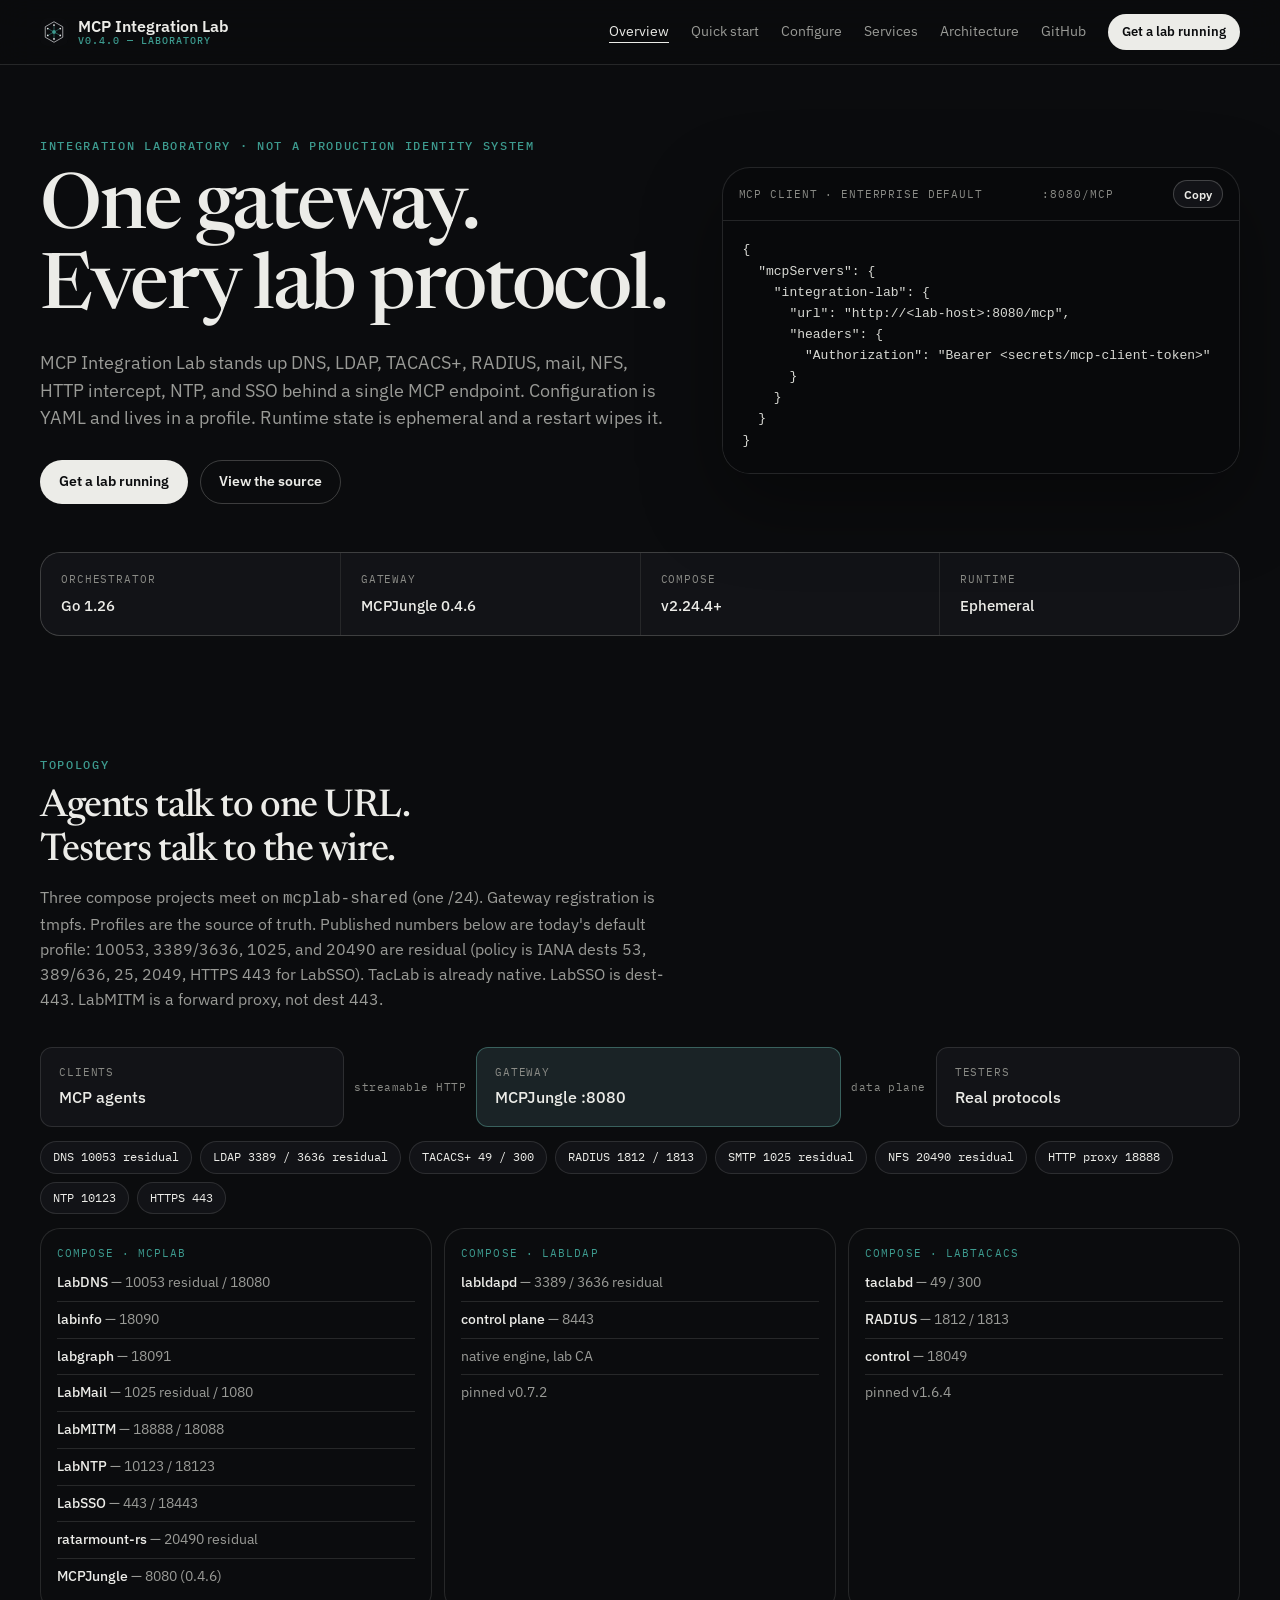
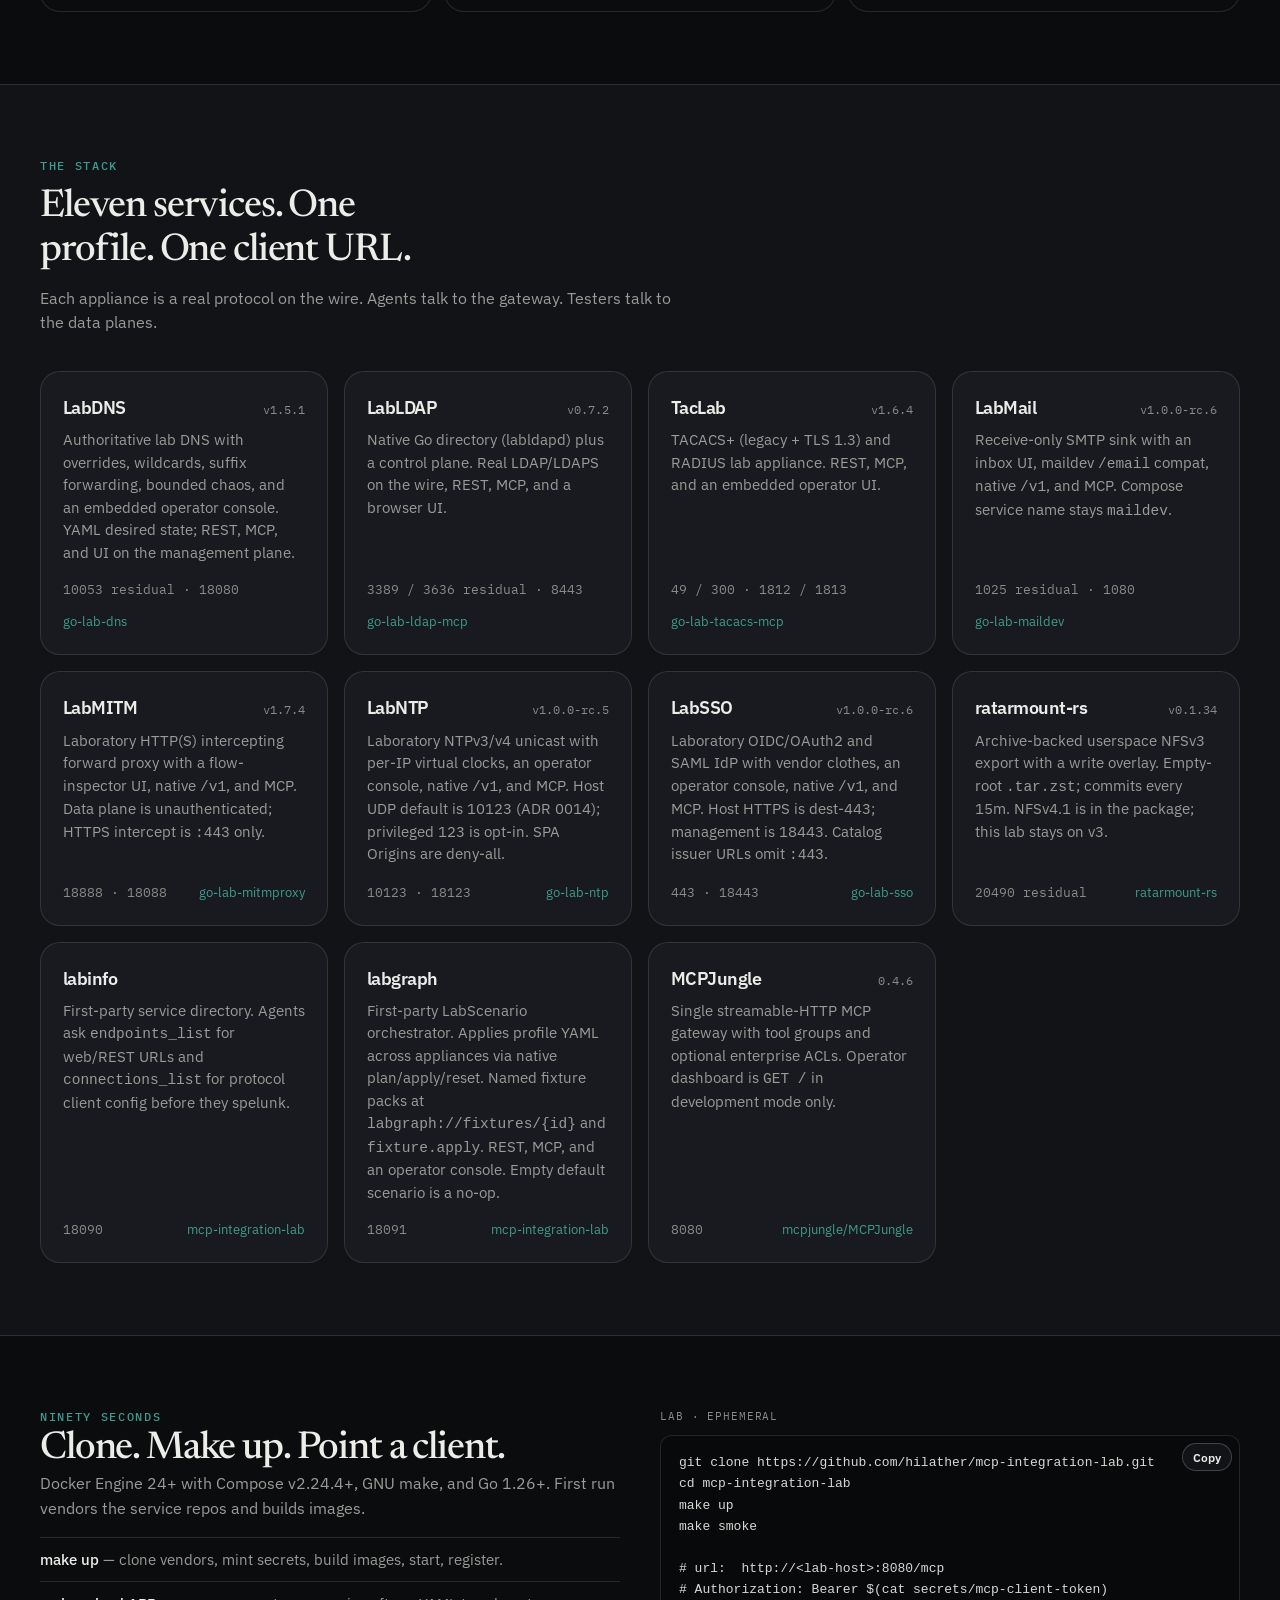
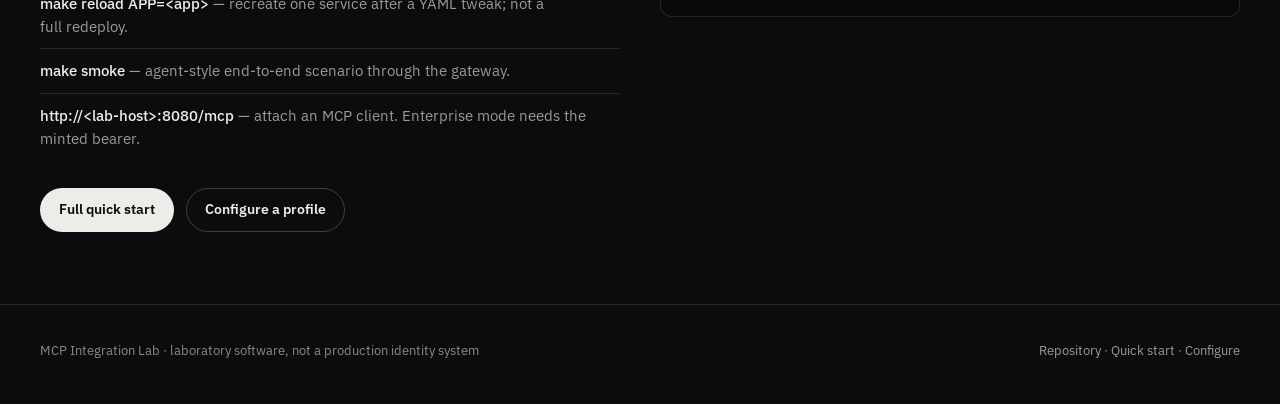
<file: docs/index.html>
<!DOCTYPE html>
<html lang="en">
<head>
  <meta charset="utf-8" />
  <meta name="viewport" content="width=device-width, initial-scale=1" />
  <title>MCP Integration Lab — one gateway, every lab protocol</title>
  <meta name="description" content="DNS, LDAP, TACACS+, RADIUS, mail, NFS, HTTP intercept, NTP, and SSO behind a single MCP gateway. YAML-configured, ephemeral, ready for integration tests." />
  <meta name="theme-color" content="#0b0c0e" />
  <meta property="og:title" content="MCP Integration Lab" />
  <meta property="og:description" content="One gateway. Every lab protocol. YAML-configured, ephemeral, ready for integration tests." />
  <meta property="og:image" content="assets/og.jpg" />
  <meta name="twitter:card" content="summary_large_image" />
  <link rel="icon" type="image/svg+xml" href="assets/mark.svg" />
  <link rel="stylesheet" href="site.css" />
</head>
<body>
  <a class="skip" href="#main">Skip to content</a>
  <header class="nav">
    <div class="wrap nav-inner">
      <a class="brand" href="./">
        <img src="assets/mark.svg" alt="" />
        <span class="brand-text">
          <span class="brand-name">MCP Integration Lab</span>
          <span class="brand-meta">v0.4.0 — laboratory</span>
        </span>
      </a>
      <button class="menu-btn" type="button" aria-expanded="false" aria-controls="site-nav" data-menu>Menu</button>
      <nav id="site-nav" class="nav-links" data-links>
        <a href="./" aria-current="page">Overview</a>
        <a href="start.html">Quick start</a>
        <a href="configure.html">Configure</a>
        <a href="services.html">Services</a>
        <a href="architecture.html">Architecture</a>
        <a href="https://github.com/hilather/mcp-integration-lab">GitHub</a>
        <a class="nav-cta" href="start.html">Get a lab running</a>
      </nav>
    </div>
  </header>

  <main id="main" tabindex="-1">
    <section class="hero">
      <div class="wrap hero-grid">
        <div>
          <div class="eyebrow">Integration laboratory · not a production identity system</div>
          <h1>One gateway.<br />Every lab protocol.</h1>
          <p class="lead">
            MCP Integration Lab stands up DNS, LDAP, TACACS+, RADIUS, mail, NFS,
            HTTP intercept, NTP, and SSO behind a single MCP endpoint. Configuration is YAML and lives
            in a profile. Runtime state is ephemeral and a restart wipes it.
          </p>
          <div class="hero-actions">
            <a class="btn btn-primary" href="start.html">Get a lab running</a>
            <a class="btn btn-ghost" href="https://github.com/hilather/mcp-integration-lab">View the source</a>
          </div>
        </div>
        <div class="hero-code">
          <div class="hero-code-bar">
            <span>MCP client · enterprise default</span>
            <span>:8080/mcp</span>
            <button type="button" class="copy-btn" data-copy>Copy</button>
          </div>
          <pre><code>{
  "mcpServers": {
    "integration-lab": {
      "url": "http://&lt;lab-host&gt;:8080/mcp",
      "headers": {
        "Authorization": "Bearer &lt;secrets/mcp-client-token&gt;"
      }
    }
  }
}</code></pre>
        </div>
      </div>
      <div class="wrap">
        <div class="meta-row">
          <div><span>Orchestrator</span><strong>Go 1.26</strong></div>
          <div><span>Gateway</span><strong>MCPJungle 0.4.6</strong></div>
          <div><span>Compose</span><strong>v2.24.4+</strong></div>
          <div><span>Runtime</span><strong>Ephemeral</strong></div>
        </div>
      </div>
    </section>

    <section>
      <div class="wrap">
        <div class="sec-head">
          <div class="eyebrow">Topology</div>
          <h2>Agents talk to one URL. Testers talk to the wire.</h2>
          <p>Three compose projects meet on <code>mcplab-shared</code> (one /24). Gateway registration is tmpfs. Profiles are the source of truth. Published numbers below are today's default profile: 10053, 3389/3636, 1025, and 20490 are residual (policy is IANA dests 53, 389/636, 25, 2049, HTTPS 443 for LabSSO). TacLab is already native. LabSSO is dest-443. LabMITM is a forward proxy, not dest 443.</p>
        </div>
        <div class="topo">
          <div class="topo-flow">
            <div class="topo-node"><span>Clients</span><strong>MCP agents</strong></div>
            <div class="topo-edge">streamable HTTP</div>
            <div class="topo-node hub"><span>Gateway</span><strong>MCPJungle :8080</strong></div>
            <div class="topo-edge">data plane</div>
            <div class="topo-node"><span>Testers</span><strong>Real protocols</strong></div>
          </div>
          <div class="proto-badges" aria-label="Published data-plane ports">
            <span>DNS 10053 residual</span>
            <span>LDAP 3389 / 3636 residual</span>
            <span>TACACS+ 49 / 300</span>
            <span>RADIUS 1812 / 1813</span>
            <span>SMTP 1025 residual</span>
            <span>NFS 20490 residual</span>
            <span>HTTP proxy 18888</span>
            <span>NTP 10123</span>
            <span>HTTPS 443</span>
          </div>
          <div class="topo-projects">
            <div class="topo-project">
              <header>compose · mcplab</header>
              <ul>
                <li><strong>LabDNS</strong> — 10053 residual / 18080</li>
                <li><strong>labinfo</strong> — 18090</li>
                <li><strong>labgraph</strong> — 18091</li>
                <li><strong>LabMail</strong> — 1025 residual / 1080</li>
                <li><strong>LabMITM</strong> — 18888 / 18088</li>
                <li><strong>LabNTP</strong> — 10123 / 18123</li>
                <li><strong>LabSSO</strong> — 443 / 18443</li>
                <li><strong>ratarmount-rs</strong> — 20490 residual</li>
                <li><strong>MCPJungle</strong> — 8080 (0.4.6)</li>
              </ul>
            </div>
            <div class="topo-project">
              <header>compose · labldap</header>
              <ul>
                <li><strong>labldapd</strong> — 3389 / 3636 residual</li>
                <li><strong>control plane</strong> — 8443</li>
                <li>native engine, lab CA</li>
                <li>pinned v0.7.2</li>
              </ul>
            </div>
            <div class="topo-project">
              <header>compose · labtacacs</header>
              <ul>
                <li><strong>taclabd</strong> — 49 / 300</li>
                <li><strong>RADIUS</strong> — 1812 / 1813</li>
                <li><strong>control</strong> — 18049</li>
                <li>pinned v1.6.4</li>
              </ul>
            </div>
          </div>
        </div>
      </div>
    </section>

    <section class="alt">
      <div class="wrap">
        <div class="sec-head">
          <div class="eyebrow">The stack</div>
          <h2>Eleven services. One profile. One client URL.</h2>
          <p>Each appliance is a real protocol on the wire. Agents talk to the gateway. Testers talk to the data planes.</p>
        </div>
        <div class="cards">
          <article class="card">
            <header>
              <h3>LabDNS</h3>
              <span class="ver">v1.5.1</span>
            </header>
            <p>Authoritative lab DNS with overrides, wildcards, suffix forwarding, bounded chaos, and an embedded operator console. YAML desired state; REST, MCP, and UI on the management plane.</p>
            <div class="meta"><span>10053 residual · 18080</span><a href="https://github.com/hilather/go-lab-dns">go-lab-dns</a></div>
          </article>
          <article class="card">
            <header>
              <h3>LabLDAP</h3>
              <span class="ver">v0.7.2</span>
            </header>
            <p>Native Go directory (labldapd) plus a control plane. Real LDAP/LDAPS on the wire, REST, MCP, and a browser UI.</p>
            <div class="meta"><span>3389 / 3636 residual · 8443</span><a href="https://github.com/hilather/go-lab-ldap-mcp">go-lab-ldap-mcp</a></div>
          </article>
          <article class="card">
            <header>
              <h3>TacLab</h3>
              <span class="ver">v1.6.4</span>
            </header>
            <p>TACACS+ (legacy + TLS 1.3) and RADIUS lab appliance. REST, MCP, and an embedded operator UI.</p>
            <div class="meta"><span>49 / 300 · 1812 / 1813</span><a href="https://github.com/hilather/go-lab-tacacs-mcp">go-lab-tacacs-mcp</a></div>
          </article>
          <article class="card">
            <header>
              <h3>LabMail</h3>
              <span class="ver">v1.0.0-rc.6</span>
            </header>
            <p>Receive-only SMTP sink with an inbox UI, maildev <code>/email</code> compat, native <code>/v1</code>, and MCP. Compose service name stays <code>maildev</code>.</p>
            <div class="meta"><span>1025 residual · 1080</span><a href="https://github.com/hilather/go-lab-maildev">go-lab-maildev</a></div>
          </article>
          <article class="card">
            <header>
              <h3>LabMITM</h3>
              <span class="ver">v1.7.4</span>
            </header>
            <p>Laboratory HTTP(S) intercepting forward proxy with a flow-inspector UI, native <code>/v1</code>, and MCP. Data plane is unauthenticated; HTTPS intercept is <code>:443</code> only.</p>
            <div class="meta"><span>18888 · 18088</span><a href="https://github.com/hilather/go-lab-mitmproxy">go-lab-mitmproxy</a></div>
          </article>
          <article class="card">
            <header>
              <h3>LabNTP</h3>
              <span class="ver">v1.0.0-rc.5</span>
            </header>
            <p>Laboratory NTPv3/v4 unicast with per-IP virtual clocks, an operator console, native <code>/v1</code>, and MCP. Host UDP default is 10123 (ADR 0014); privileged 123 is opt-in. SPA Origins are deny-all.</p>
            <div class="meta"><span>10123 · 18123</span><a href="https://github.com/hilather/go-lab-ntp">go-lab-ntp</a></div>
          </article>
          <article class="card">
            <header>
              <h3>LabSSO</h3>
              <span class="ver">v1.0.0-rc.6</span>
            </header>
            <p>Laboratory OIDC/OAuth2 and SAML IdP with vendor clothes, an operator console, native <code>/v1</code>, and MCP. Host HTTPS is dest-443; management is 18443. Catalog issuer URLs omit <code>:443</code>.</p>
            <div class="meta"><span>443 · 18443</span><a href="https://github.com/hilather/go-lab-sso">go-lab-sso</a></div>
          </article>
          <article class="card">
            <header>
              <h3>ratarmount-rs</h3>
              <span class="ver">v0.1.34</span>
            </header>
            <p>Archive-backed userspace NFSv3 export with a write overlay. Empty-root <code>.tar.zst</code>; commits every 15m. NFSv4.1 is in the package; this lab stays on v3.</p>
            <div class="meta"><span>20490 residual</span><a href="https://github.com/hilather/ratarmount-rs">ratarmount-rs</a></div>
          </article>
          <article class="card">
            <header>
              <h3>labinfo</h3>
            </header>
            <p>First-party service directory. Agents ask <code>endpoints_list</code> for web/REST URLs and <code>connections_list</code> for protocol client config before they spelunk.</p>
            <div class="meta"><span>18090</span><a href="https://github.com/hilather/mcp-integration-lab">mcp-integration-lab</a></div>
          </article>
          <article class="card">
            <header>
              <h3>labgraph</h3>
            </header>
            <p>First-party LabScenario orchestrator. Applies profile YAML across appliances via native plan/apply/reset. Named fixture packs at <code>labgraph://fixtures/{id}</code> and <code>fixture.apply</code>. REST, MCP, and an operator console. Empty default scenario is a no-op.</p>
            <div class="meta"><span>18091</span><a href="https://github.com/hilather/mcp-integration-lab">mcp-integration-lab</a></div>
          </article>
          <article class="card">
            <header>
              <h3>MCPJungle</h3>
              <span class="ver">0.4.6</span>
            </header>
            <p>Single streamable-HTTP MCP gateway with tool groups and optional enterprise ACLs. Operator dashboard is <code>GET /</code> in development mode only.</p>
            <div class="meta"><span>8080</span><a href="https://github.com/mcpjungle/MCPJungle">mcpjungle/MCPJungle</a></div>
          </article>
        </div>
      </div>
    </section>

    <section>
      <div class="wrap split">
        <div>
          <div class="eyebrow">Ninety seconds</div>
          <h2>Clone. Make up. Point a client.</h2>
          <p>Docker Engine 24+ with Compose v2.24.4+, GNU make, and Go 1.26+. First run vendors the service repos and builds images.</p>
          <ol class="list">
            <li><strong>make up</strong> — clone vendors, mint secrets, build images, start, register.</li>
            <li><strong>make reload APP=&lt;app&gt;</strong> — recreate one service after a YAML tweak; not a full redeploy.</li>
            <li><strong>make smoke</strong> — agent-style end-to-end scenario through the gateway.</li>
            <li><strong>http://&lt;lab-host&gt;:8080/mcp</strong> — attach an MCP client. Enterprise mode needs the minted bearer.</li>
          </ol>
          <div class="hero-actions">
            <a class="btn btn-primary" href="start.html">Full quick start</a>
            <a class="btn btn-ghost" href="configure.html">Configure a profile</a>
          </div>
        </div>
        <div class="terminal">
          <pre><code>git clone https://github.com/hilather/mcp-integration-lab.git
cd mcp-integration-lab
make up
make smoke

# url:  http://&lt;lab-host&gt;:8080/mcp
# Authorization: Bearer $(cat secrets/mcp-client-token)</code></pre>
        </div>
      </div>
    </section>
  </main>

  <footer>
    <div class="wrap foot">
      <div>MCP Integration Lab · laboratory software, not a production identity system</div>
      <div>
        <a href="https://github.com/hilather/mcp-integration-lab">Repository</a>
        · <a href="start.html">Quick start</a>
        · <a href="configure.html">Configure</a>
      </div>
    </div>
  </footer>
  <script src="site.js" defer></script>
</body>
</html>
</file>
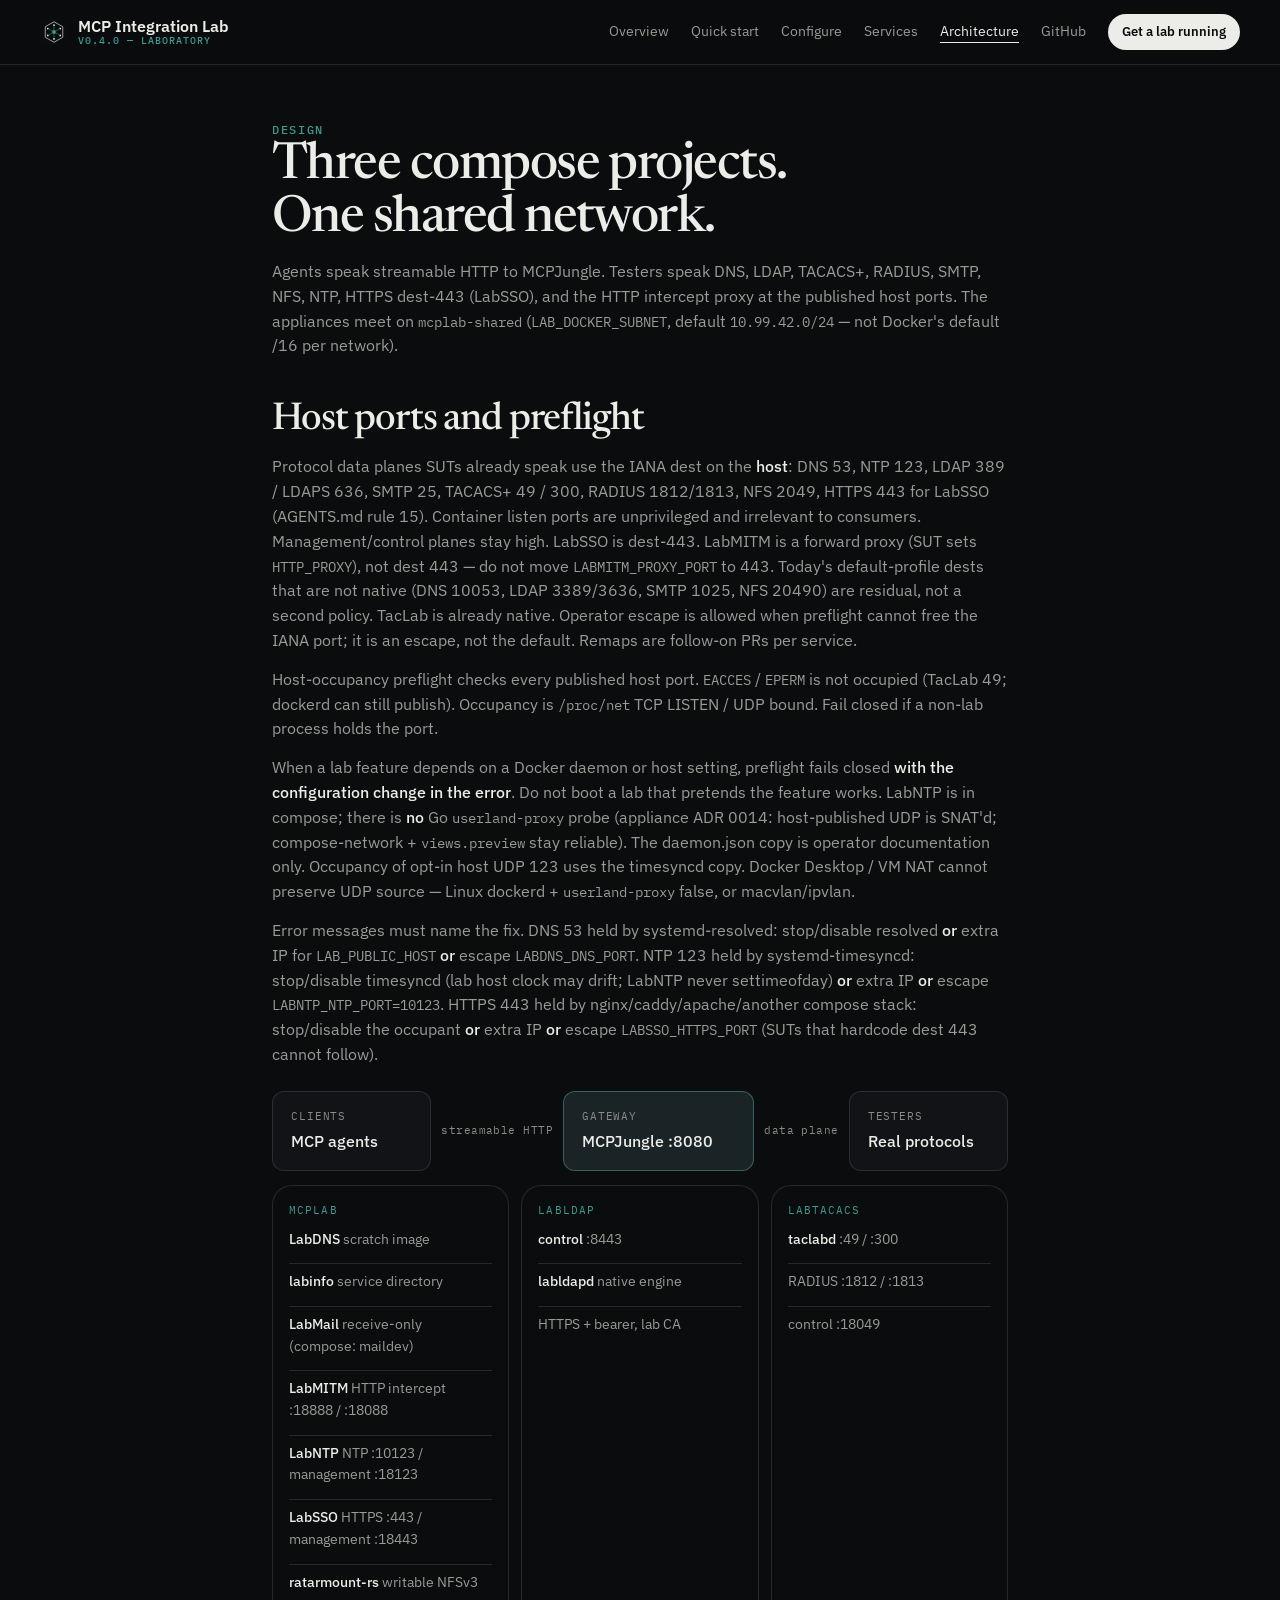
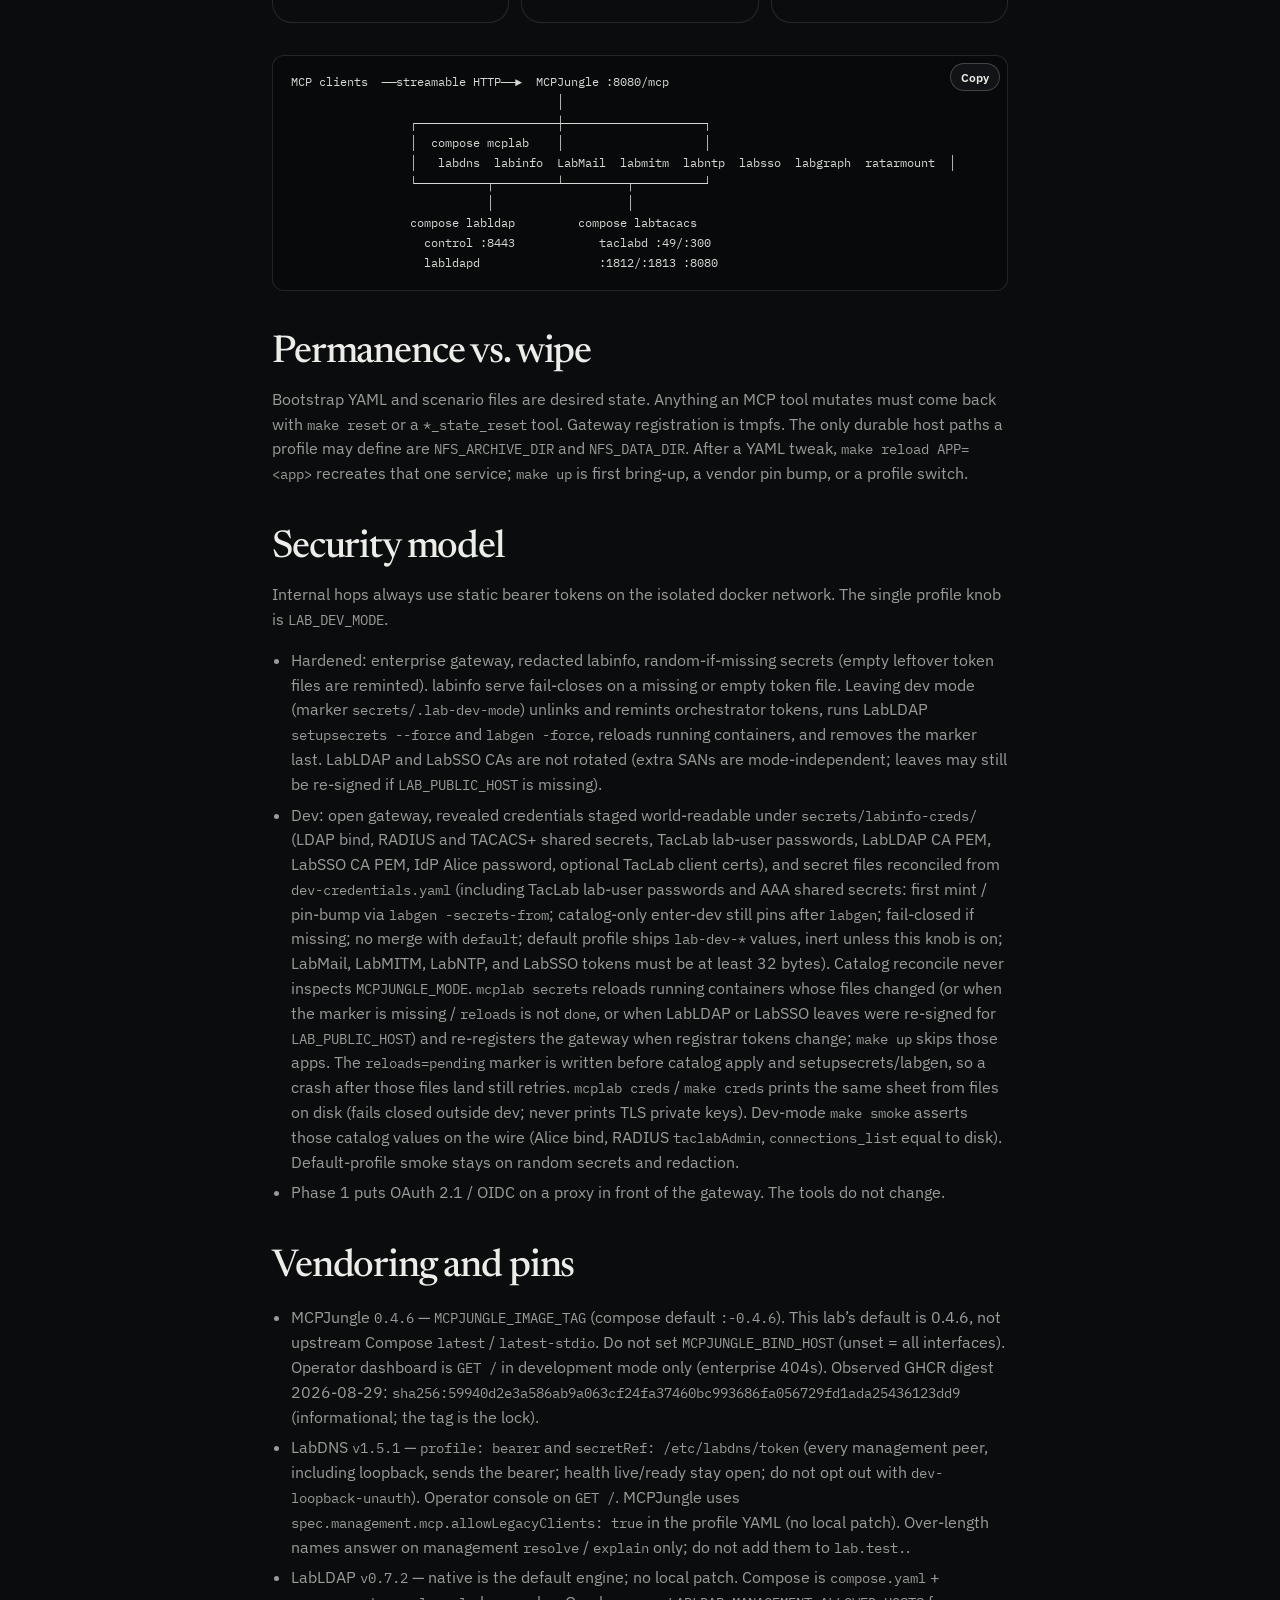
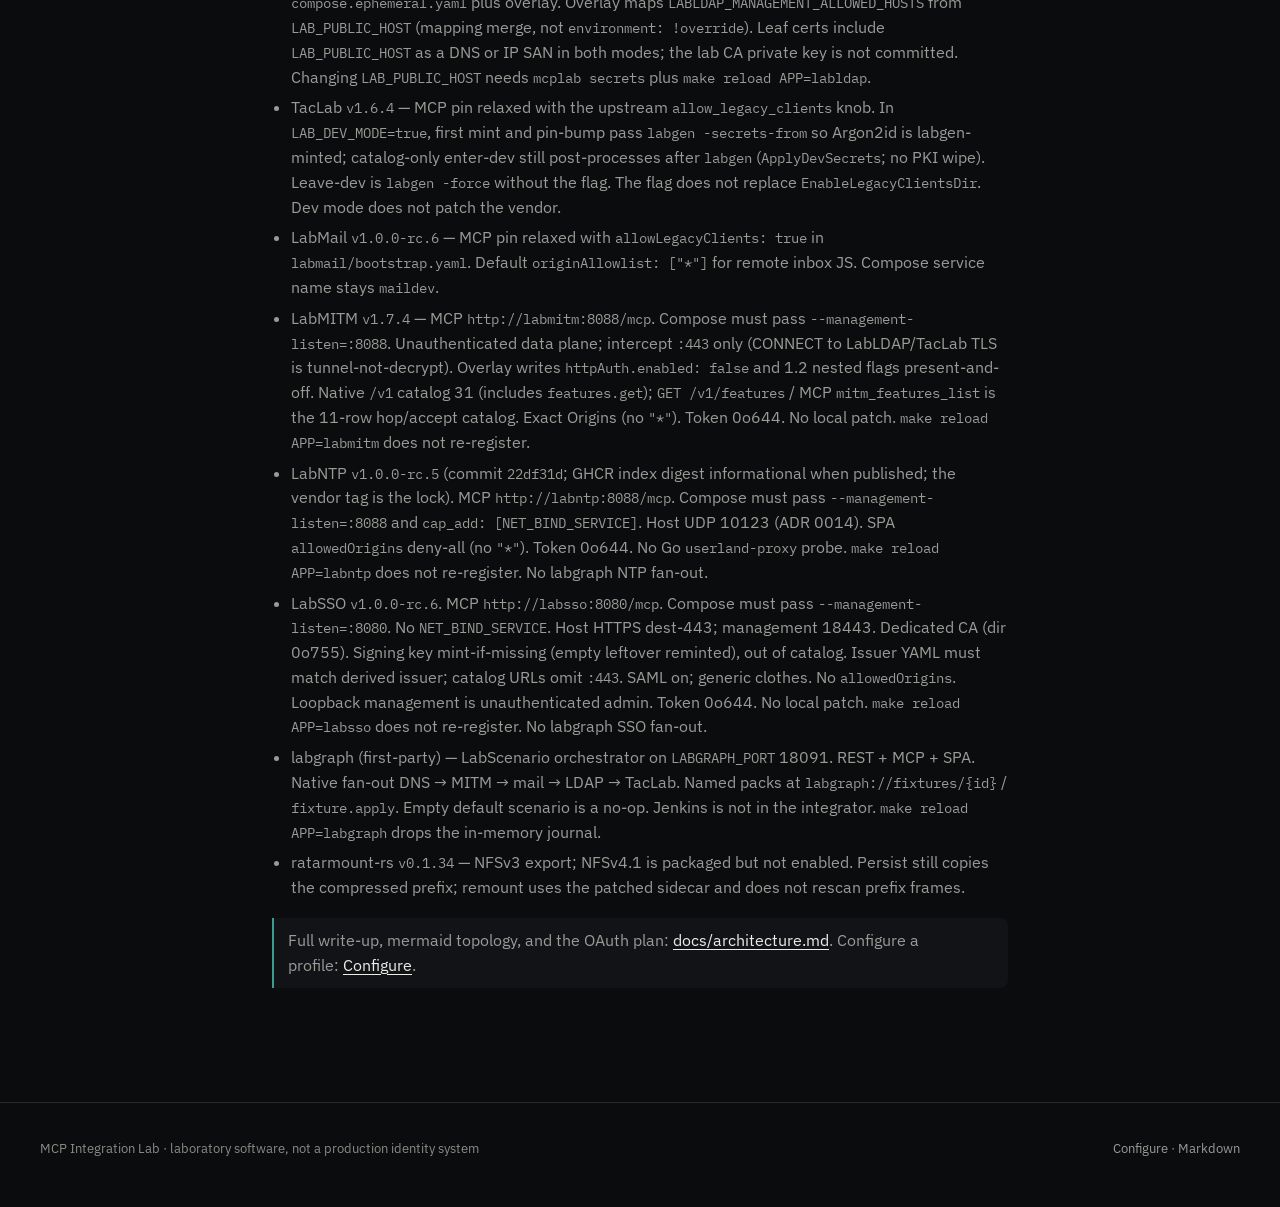
<file: docs/architecture.html>
<!DOCTYPE html>
<html lang="en">
<head>
  <meta charset="utf-8" />
  <meta name="viewport" content="width=device-width, initial-scale=1" />
  <title>Architecture — MCP Integration Lab</title>
  <meta name="description" content="Three compose projects, one shared network, ephemeral runtime, one security knob." />
  <meta name="theme-color" content="#0b0c0e" />
  <link rel="icon" type="image/svg+xml" href="assets/mark.svg" />
  <link rel="stylesheet" href="site.css" />
</head>
<body>
  <a class="skip" href="#main">Skip to content</a>
  <header class="nav">
    <div class="wrap nav-inner">
      <a class="brand" href="./">
        <img src="assets/mark.svg" alt="" />
        <span class="brand-text">
          <span class="brand-name">MCP Integration Lab</span>
          <span class="brand-meta">v0.4.0 — laboratory</span>
        </span>
      </a>
      <button class="menu-btn" type="button" aria-expanded="false" aria-controls="site-nav" data-menu>Menu</button>
      <nav id="site-nav" class="nav-links" data-links>
        <a href="./">Overview</a>
        <a href="start.html">Quick start</a>
        <a href="configure.html">Configure</a>
        <a href="services.html">Services</a>
        <a href="architecture.html" aria-current="page">Architecture</a>
        <a href="https://github.com/hilather/mcp-integration-lab">GitHub</a>
        <a class="nav-cta" href="start.html">Get a lab running</a>
      </nav>
    </div>
  </header>
  <main id="main" class="doc" tabindex="-1">
    <div class="wrap narrow">
      <article class="prose">
        <div class="eyebrow">Design</div>
        <h1>Three compose projects. One shared network.</h1>
        <p>Agents speak streamable HTTP to MCPJungle. Testers speak DNS, LDAP, TACACS+, RADIUS, SMTP, NFS, NTP, HTTPS dest-443 (LabSSO), and the HTTP intercept proxy at the published host ports. The appliances meet on <code>mcplab-shared</code> (<code>LAB_DOCKER_SUBNET</code>, default <code>10.99.42.0/24</code> — not Docker's default /16 per network).</p>
        <h2>Host ports and preflight</h2>
        <p>Protocol data planes SUTs already speak use the IANA dest on the <strong>host</strong>: DNS 53, NTP 123, LDAP 389 / LDAPS 636, SMTP 25, TACACS+ 49 / 300, RADIUS 1812/1813, NFS 2049, HTTPS 443 for LabSSO (AGENTS.md rule 15). Container listen ports are unprivileged and irrelevant to consumers. Management/control planes stay high. LabSSO is dest-443. LabMITM is a forward proxy (SUT sets <code>HTTP_PROXY</code>), not dest 443 — do not move <code>LABMITM_PROXY_PORT</code> to 443. Today's default-profile dests that are not native (DNS 10053, LDAP 3389/3636, SMTP 1025, NFS 20490) are residual, not a second policy. TacLab is already native. Operator escape is allowed when preflight cannot free the IANA port; it is an escape, not the default. Remaps are follow-on PRs per service.</p>
        <p>Host-occupancy preflight checks every published host port. <code>EACCES</code> / <code>EPERM</code> is not occupied (TacLab 49; dockerd can still publish). Occupancy is <code>/proc/net</code> TCP LISTEN / UDP bound. Fail closed if a non-lab process holds the port.</p>
        <p>When a lab feature depends on a Docker daemon or host setting, preflight fails closed <strong>with the configuration change in the error</strong>. Do not boot a lab that pretends the feature works. LabNTP is in compose; there is <strong>no</strong> Go <code>userland-proxy</code> probe (appliance ADR 0014: host-published UDP is SNAT'd; compose-network + <code>views.preview</code> stay reliable). The daemon.json copy is operator documentation only. Occupancy of opt-in host UDP 123 uses the timesyncd copy. Docker Desktop / VM NAT cannot preserve UDP source — Linux dockerd + <code>userland-proxy</code> false, or macvlan/ipvlan.</p>
        <p>Error messages must name the fix. DNS 53 held by systemd-resolved: stop/disable resolved <strong>or</strong> extra IP for <code>LAB_PUBLIC_HOST</code> <strong>or</strong> escape <code>LABDNS_DNS_PORT</code>. NTP 123 held by systemd-timesyncd: stop/disable timesyncd (lab host clock may drift; LabNTP never settimeofday) <strong>or</strong> extra IP <strong>or</strong> escape <code>LABNTP_NTP_PORT=10123</code>. HTTPS 443 held by nginx/caddy/apache/another compose stack: stop/disable the occupant <strong>or</strong> extra IP <strong>or</strong> escape <code>LABSSO_HTTPS_PORT</code> (SUTs that hardcode dest 443 cannot follow).</p>
        <div class="topo inset">
          <div class="topo-flow">
            <div class="topo-node"><span>Clients</span><strong>MCP agents</strong></div>
            <div class="topo-edge">streamable HTTP</div>
            <div class="topo-node hub"><span>Gateway</span><strong>MCPJungle :8080</strong></div>
            <div class="topo-edge">data plane</div>
            <div class="topo-node"><span>Testers</span><strong>Real protocols</strong></div>
          </div>
          <div class="topo-projects">
            <div class="topo-project">
              <header>mcplab</header>
              <ul>
                <li><strong>LabDNS</strong> scratch image</li>
                <li><strong>labinfo</strong> service directory</li>
                <li><strong>LabMail</strong> receive-only (compose: maildev)</li>
                <li><strong>LabMITM</strong> HTTP intercept :18888 / :18088</li>
                <li><strong>LabNTP</strong> NTP :10123 / management :18123</li>
                <li><strong>LabSSO</strong> HTTPS :443 / management :18443</li>
                <li><strong>ratarmount-rs</strong> writable NFSv3</li>
              </ul>
            </div>
            <div class="topo-project">
              <header>labldap</header>
              <ul>
                <li><strong>control</strong> :8443</li>
                <li><strong>labldapd</strong> native engine</li>
                <li>HTTPS + bearer, lab CA</li>
              </ul>
            </div>
            <div class="topo-project">
              <header>labtacacs</header>
              <ul>
                <li><strong>taclabd</strong> :49 / :300</li>
                <li>RADIUS :1812 / :1813</li>
                <li>control :18049</li>
              </ul>
            </div>
          </div>
        </div>
        <pre><code>MCP clients  ──streamable HTTP──►  MCPJungle :8080/mcp
                                      │
                 ┌────────────────────┼────────────────────┐
                 │  compose mcplab    │                    │
                 │   labdns  labinfo  LabMail  labmitm  labntp  labsso  labgraph  ratarmount  │
                 └──────────┬─────────┴─────────┬──────────┘
                            │                   │
                 compose labldap         compose labtacacs
                   control :8443            taclabd :49/:300
                   labldapd                 :1812/:1813 :8080</code></pre>

        <h2>Permanence vs. wipe</h2>
        <p>Bootstrap YAML and scenario files are desired state. Anything an MCP tool mutates must come back with <code>make reset</code> or a <code>*_state_reset</code> tool. Gateway registration is tmpfs. The only durable host paths a profile may define are <code>NFS_ARCHIVE_DIR</code> and <code>NFS_DATA_DIR</code>. After a YAML tweak, <code>make reload APP=&lt;app&gt;</code> recreates that one service; <code>make up</code> is first bring-up, a vendor pin bump, or a profile switch.</p>

        <h2>Security model</h2>
        <p>Internal hops always use static bearer tokens on the isolated docker network. The single profile knob is <code>LAB_DEV_MODE</code>.</p>
        <ul>
          <li>Hardened: enterprise gateway, redacted labinfo, random-if-missing secrets (empty leftover token files are reminted). labinfo serve fail-closes on a missing or empty token file. Leaving dev mode (marker <code>secrets/.lab-dev-mode</code>) unlinks and remints orchestrator tokens, runs LabLDAP <code>setupsecrets --force</code> and <code>labgen -force</code>, reloads running containers, and removes the marker last. LabLDAP and LabSSO CAs are not rotated (extra SANs are mode-independent; leaves may still be re-signed if <code>LAB_PUBLIC_HOST</code> is missing).</li>
          <li>Dev: open gateway, revealed credentials staged world-readable under <code>secrets/labinfo-creds/</code> (LDAP bind, RADIUS and TACACS+ shared secrets, TacLab lab-user passwords, LabLDAP CA PEM, LabSSO CA PEM, IdP Alice password, optional TacLab client certs), and secret files reconciled from <code>dev-credentials.yaml</code> (including TacLab lab-user passwords and AAA shared secrets: first mint / pin-bump via <code>labgen -secrets-from</code>; catalog-only enter-dev still pins after <code>labgen</code>; fail-closed if missing; no merge with <code>default</code>; default profile ships <code>lab-dev-*</code> values, inert unless this knob is on; LabMail, LabMITM, LabNTP, and LabSSO tokens must be at least 32 bytes). Catalog reconcile never inspects <code>MCPJUNGLE_MODE</code>. <code>mcplab secrets</code> reloads running containers whose files changed (or when the marker is missing / <code>reloads</code> is not <code>done</code>, or when LabLDAP or LabSSO leaves were re-signed for <code>LAB_PUBLIC_HOST</code>) and re-registers the gateway when registrar tokens change; <code>make up</code> skips those apps. The <code>reloads=pending</code> marker is written before catalog apply and setupsecrets/labgen, so a crash after those files land still retries. <code>mcplab creds</code> / <code>make creds</code> prints the same sheet from files on disk (fails closed outside dev; never prints TLS private keys). Dev-mode <code>make smoke</code> asserts those catalog values on the wire (Alice bind, RADIUS <code>taclabAdmin</code>, <code>connections_list</code> equal to disk). Default-profile smoke stays on random secrets and redaction.</li>
          <li>Phase 1 puts OAuth 2.1 / OIDC on a proxy in front of the gateway. The tools do not change.</li>
        </ul>

        <h2>Vendoring and pins</h2>
        <ul>
          <li>MCPJungle <code>0.4.6</code> — <code>MCPJUNGLE_IMAGE_TAG</code> (compose default <code>:-0.4.6</code>). This lab’s default is 0.4.6, not upstream Compose <code>latest</code> / <code>latest-stdio</code>. Do not set <code>MCPJUNGLE_BIND_HOST</code> (unset = all interfaces). Operator dashboard is <code>GET /</code> in development mode only (enterprise 404s). Observed GHCR digest 2026-08-29: <code>sha256:59940d2e3a586ab9a063cf24fa37460bc993686fa056729fd1ada25436123dd9</code> (informational; the tag is the lock).</li>
          <li>LabDNS <code>v1.5.1</code> — <code>profile: bearer</code> and <code>secretRef: /etc/labdns/token</code> (every management peer, including loopback, sends the bearer; health live/ready stay open; do not opt out with <code>dev-loopback-unauth</code>). Operator console on <code>GET /</code>. MCPJungle uses <code>spec.management.mcp.allowLegacyClients: true</code> in the profile YAML (no local patch). Over-length names answer on management <code>resolve</code> / <code>explain</code> only; do not add them to <code>lab.test.</code>.</li>
          <li>LabLDAP <code>v0.7.2</code> — native is the default engine; no local patch. Compose is <code>compose.yaml</code> + <code>compose.ephemeral.yaml</code> plus overlay. Overlay maps <code>LABLDAP_MANAGEMENT_ALLOWED_HOSTS</code> from <code>LAB_PUBLIC_HOST</code> (mapping merge, not <code>environment: !override</code>). Leaf certs include <code>LAB_PUBLIC_HOST</code> as a DNS or IP SAN in both modes; the lab CA private key is not committed. Changing <code>LAB_PUBLIC_HOST</code> needs <code>mcplab secrets</code> plus <code>make reload APP=labldap</code>.</li>
          <li>TacLab <code>v1.6.4</code> — MCP pin relaxed with the upstream <code>allow_legacy_clients</code> knob. In <code>LAB_DEV_MODE=true</code>, first mint and pin-bump pass <code>labgen -secrets-from</code> so Argon2id is labgen-minted; catalog-only enter-dev still post-processes after <code>labgen</code> (<code>ApplyDevSecrets</code>; no PKI wipe). Leave-dev is <code>labgen -force</code> without the flag. The flag does not replace <code>EnableLegacyClientsDir</code>. Dev mode does not patch the vendor.</li>
          <li>LabMail <code>v1.0.0-rc.6</code> — MCP pin relaxed with <code>allowLegacyClients: true</code> in <code>labmail/bootstrap.yaml</code>. Default <code>originAllowlist: ["*"]</code> for remote inbox JS. Compose service name stays <code>maildev</code>.</li>
          <li>LabMITM <code>v1.7.4</code> — MCP <code>http://labmitm:8088/mcp</code>. Compose must pass <code>--management-listen=:8088</code>. Unauthenticated data plane; intercept <code>:443</code> only (CONNECT to LabLDAP/TacLab TLS is tunnel-not-decrypt). Overlay writes <code>httpAuth.enabled: false</code> and 1.2 nested flags present-and-off. Native <code>/v1</code> catalog 31 (includes <code>features.get</code>); <code>GET /v1/features</code> / MCP <code>mitm_features_list</code> is the 11-row hop/accept catalog. Exact Origins (no <code>"*"</code>). Token 0o644. No local patch. <code>make reload APP=labmitm</code> does not re-register.</li>
          <li>LabNTP <code>v1.0.0-rc.5</code> (commit <code>22df31d</code>; GHCR index digest informational when published; the vendor tag is the lock). MCP <code>http://labntp:8088/mcp</code>. Compose must pass <code>--management-listen=:8088</code> and <code>cap_add: [NET_BIND_SERVICE]</code>. Host UDP 10123 (ADR 0014). SPA <code>allowedOrigins</code> deny-all (no <code>"*"</code>). Token 0o644. No Go <code>userland-proxy</code> probe. <code>make reload APP=labntp</code> does not re-register. No labgraph NTP fan-out.</li>
          <li>LabSSO <code>v1.0.0-rc.6</code>. MCP <code>http://labsso:8080/mcp</code>. Compose must pass <code>--management-listen=:8080</code>. No <code>NET_BIND_SERVICE</code>. Host HTTPS dest-443; management 18443. Dedicated CA (dir 0o755). Signing key mint-if-missing (empty leftover reminted), out of catalog. Issuer YAML must match derived issuer; catalog URLs omit <code>:443</code>. SAML on; generic clothes. No <code>allowedOrigins</code>. Loopback management is unauthenticated admin. Token 0o644. No local patch. <code>make reload APP=labsso</code> does not re-register. No labgraph SSO fan-out.</li>
          <li>labgraph (first-party) — LabScenario orchestrator on <code>LABGRAPH_PORT</code> 18091. REST + MCP + SPA. Native fan-out DNS → MITM → mail → LDAP → TacLab. Named packs at <code>labgraph://fixtures/{id}</code> / <code>fixture.apply</code>. Empty default scenario is a no-op. Jenkins is not in the integrator. <code>make reload APP=labgraph</code> drops the in-memory journal.</li>
          <li>ratarmount-rs <code>v0.1.34</code> — NFSv3 export; NFSv4.1 is packaged but not enabled. Persist still copies the compressed prefix; remount uses the patched sidecar and does not rescan prefix frames.</li>
        </ul>
        <p class="note">Full write-up, mermaid topology, and the OAuth plan: <a href="https://github.com/hilather/mcp-integration-lab/blob/main/docs/architecture.md">docs/architecture.md</a>. Configure a profile: <a href="configure.html">Configure</a>.</p>
      </article>
    </div>
  </main>
  <footer>
    <div class="wrap foot">
      <div>MCP Integration Lab · laboratory software, not a production identity system</div>
      <div><a href="configure.html">Configure</a> · <a href="https://github.com/hilather/mcp-integration-lab/blob/main/docs/architecture.md">Markdown</a></div>
    </div>
  </footer>
  <script src="site.js" defer></script>
</body>
</html>
</file>
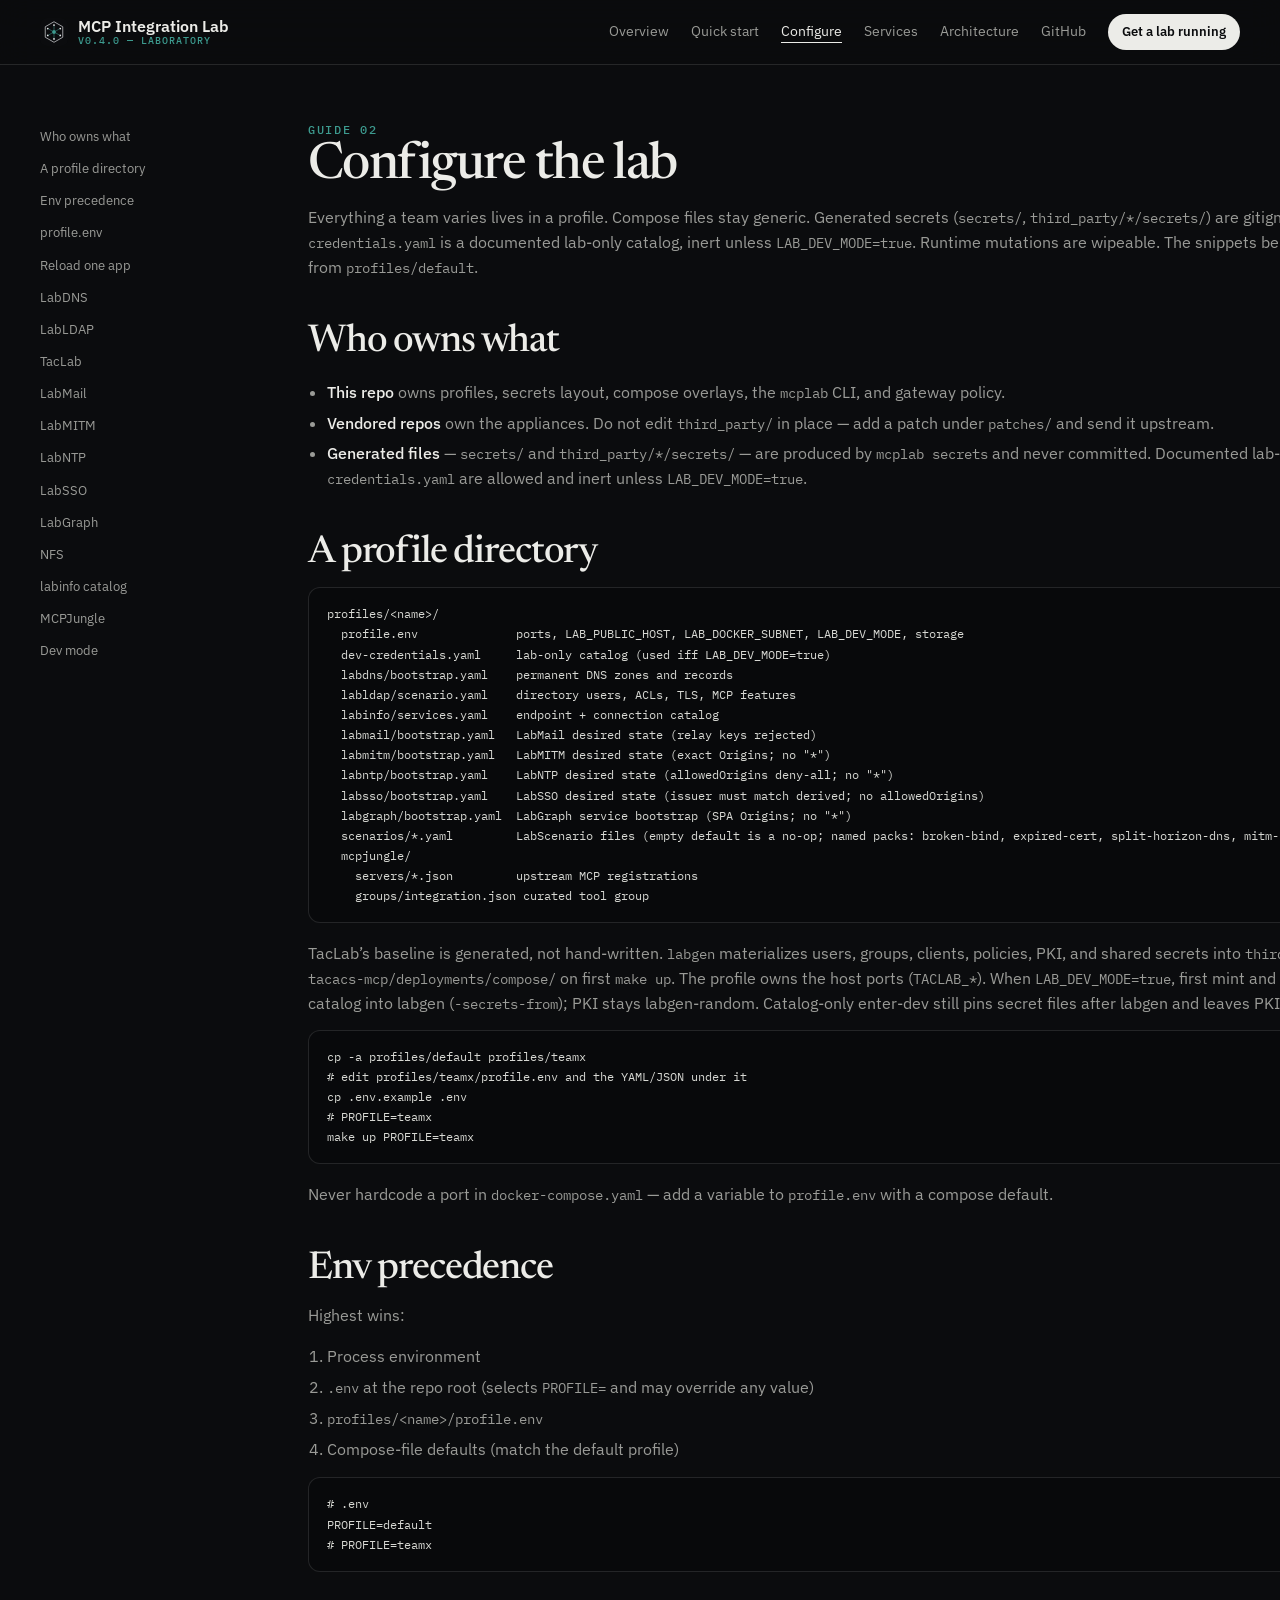
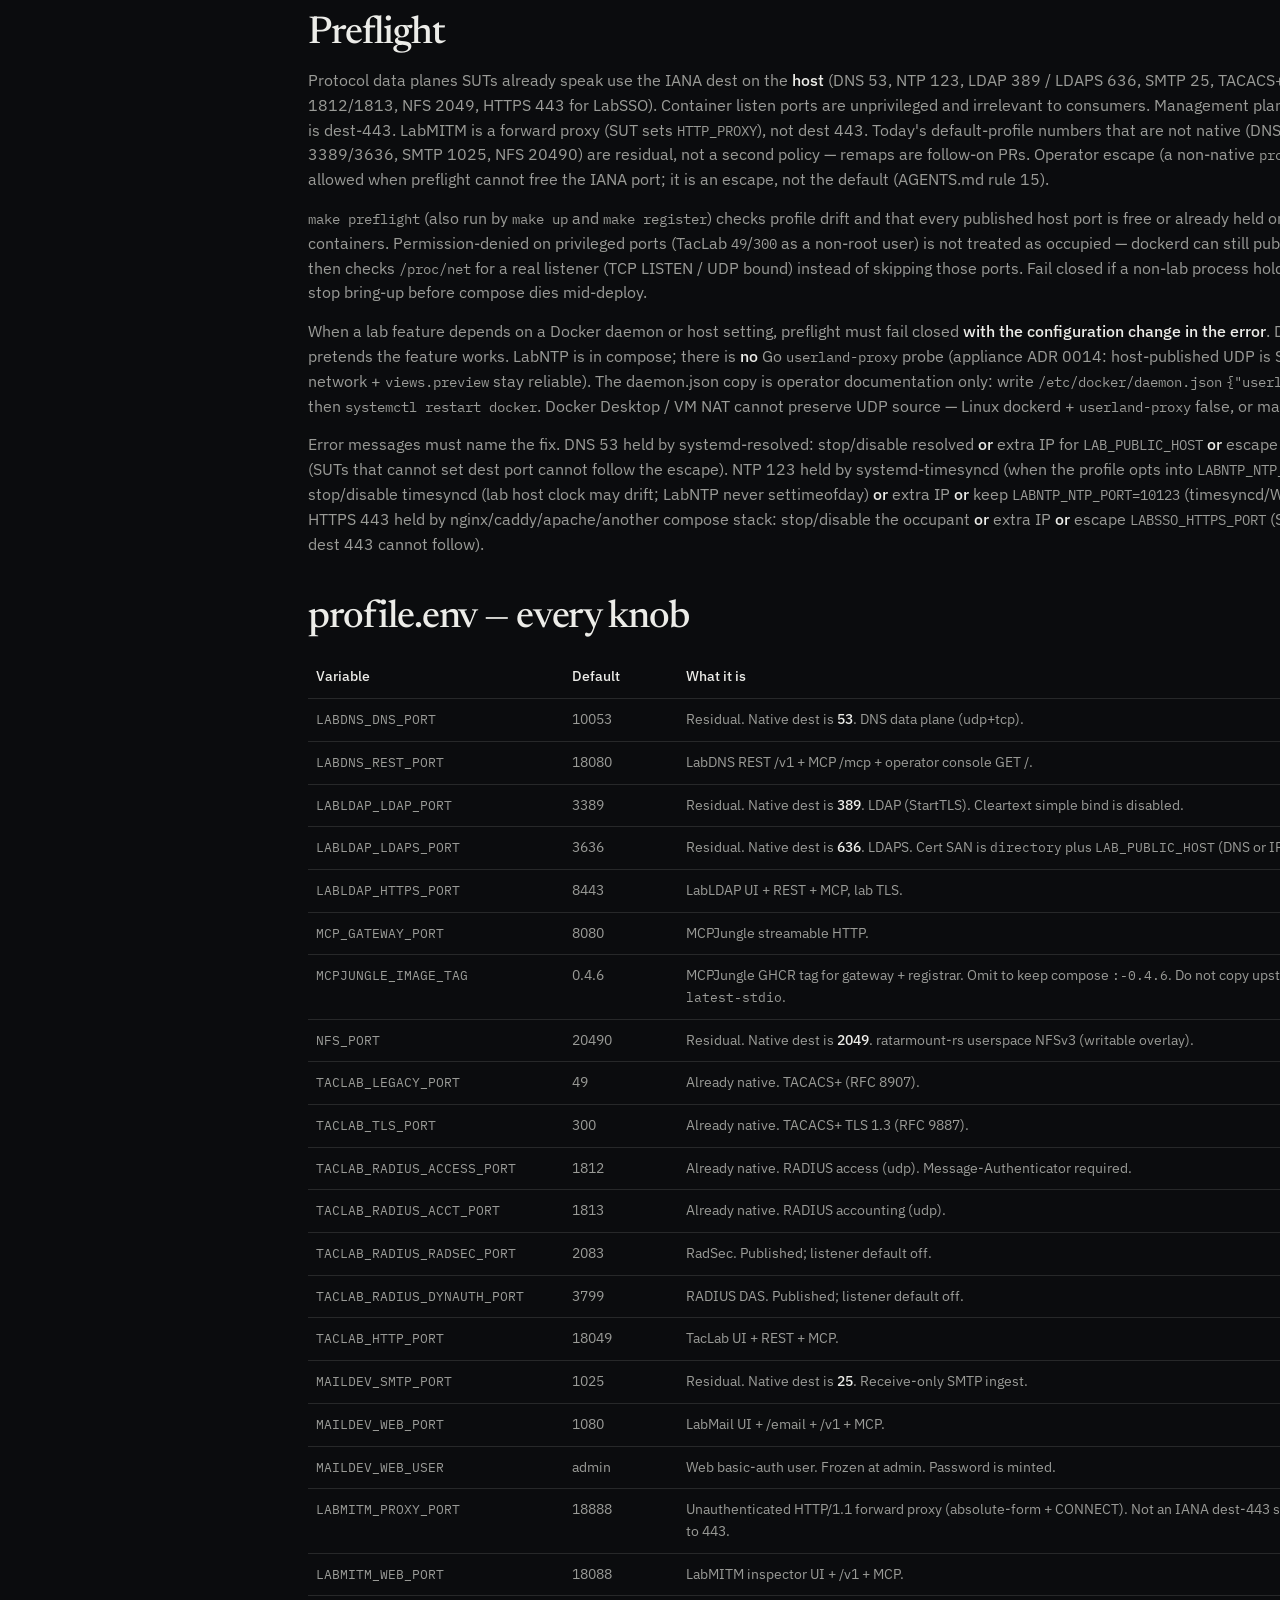
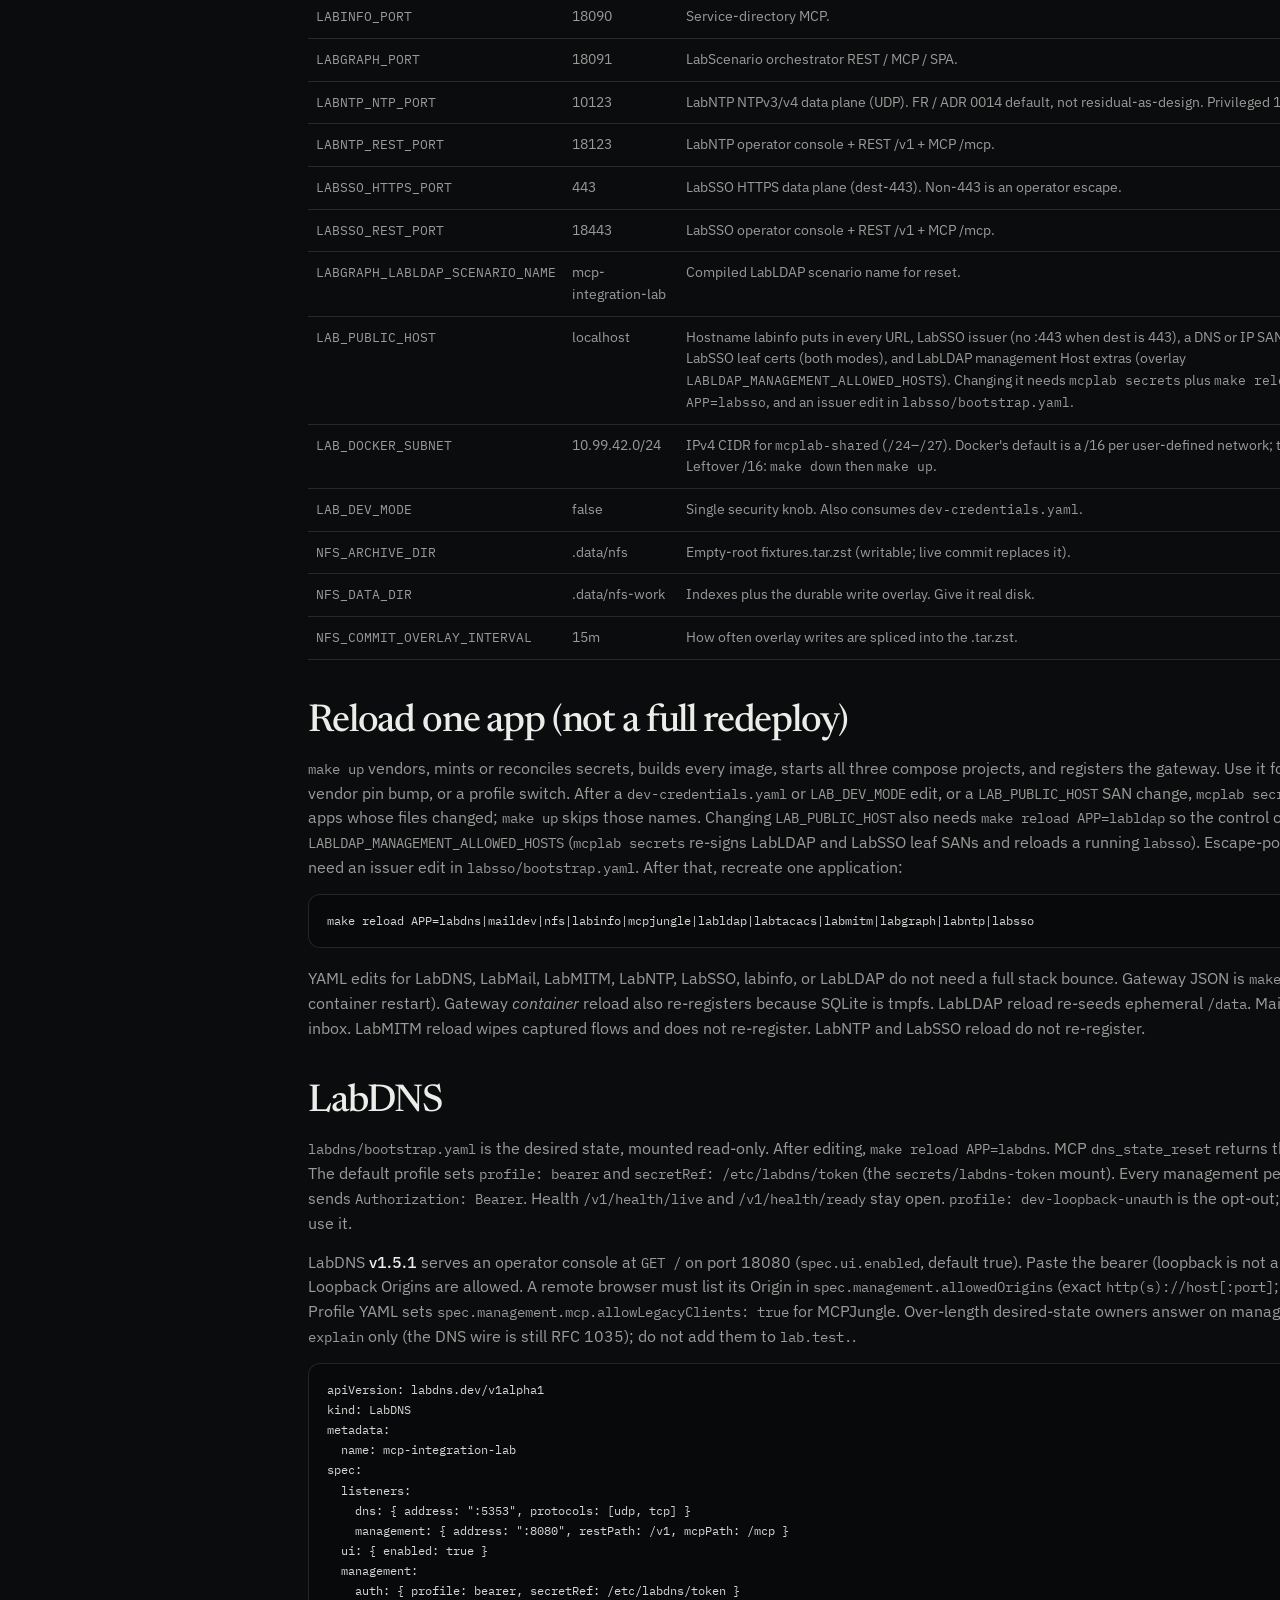
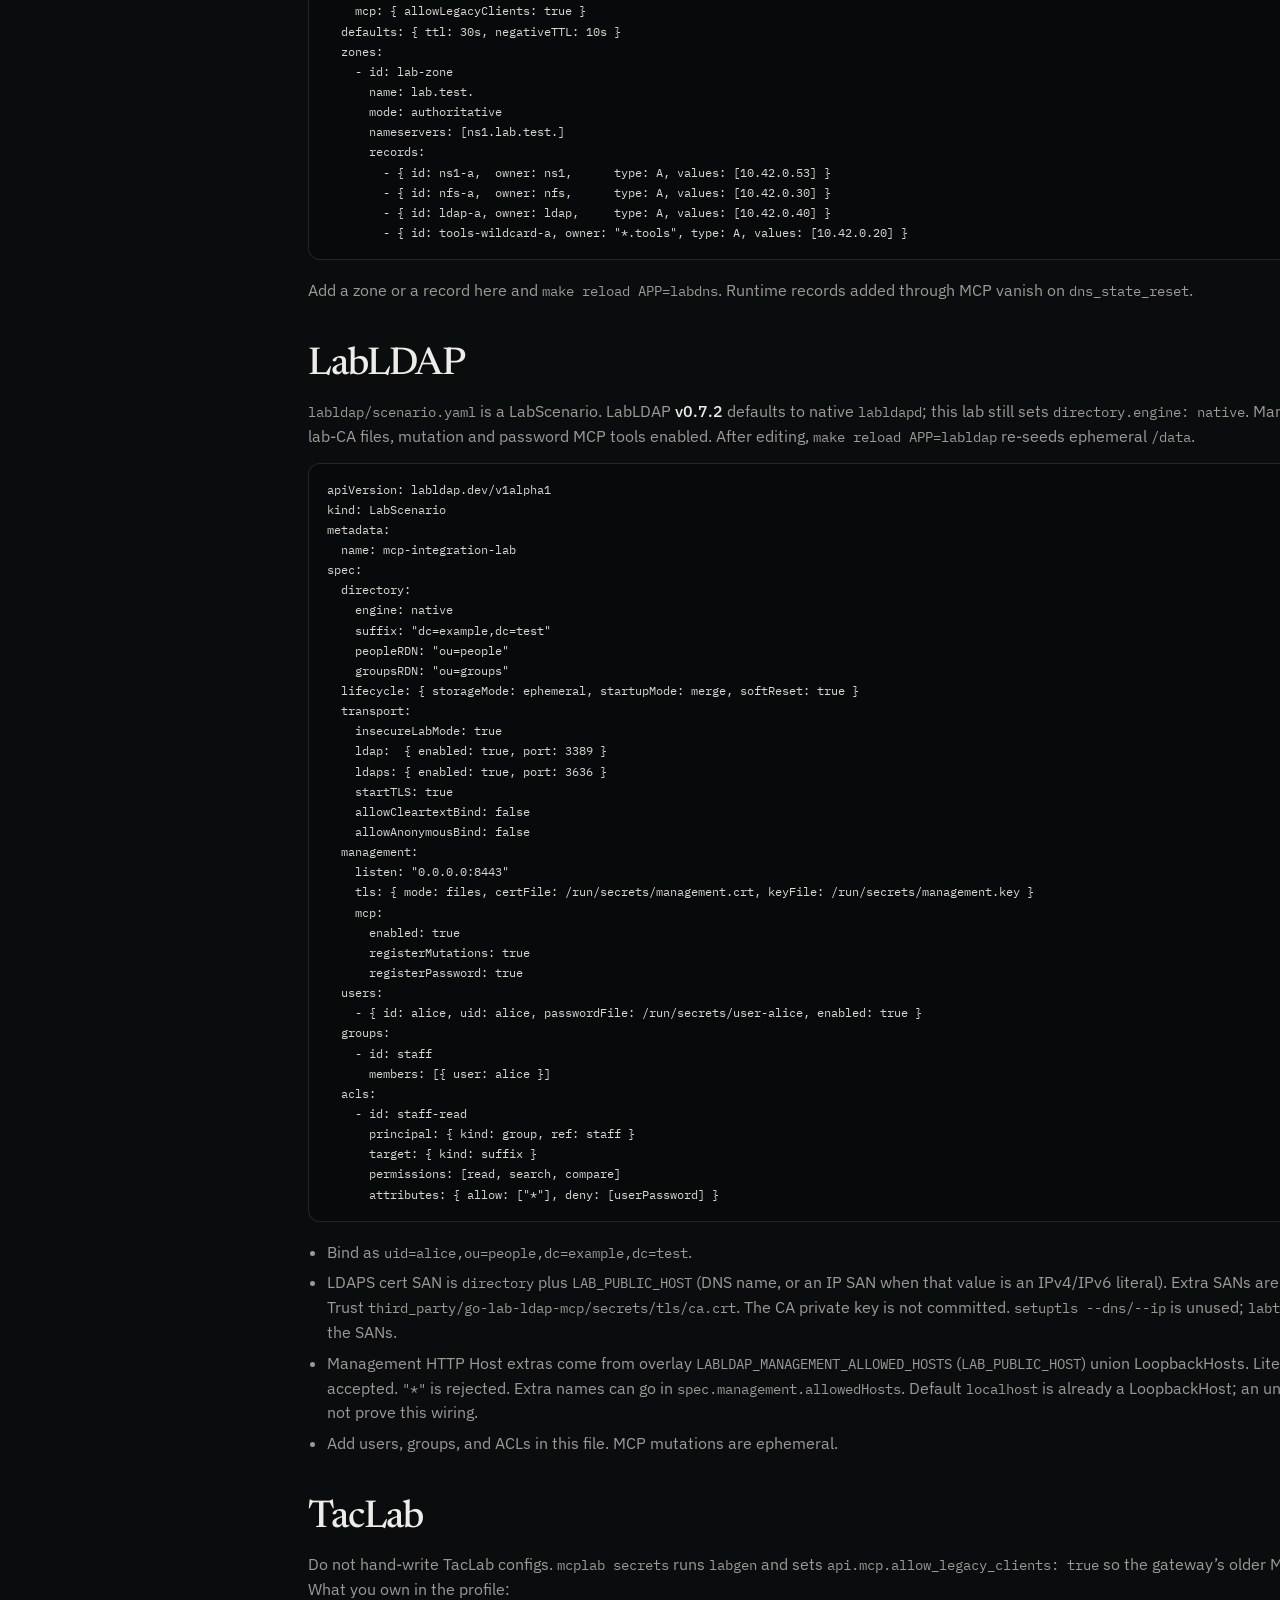
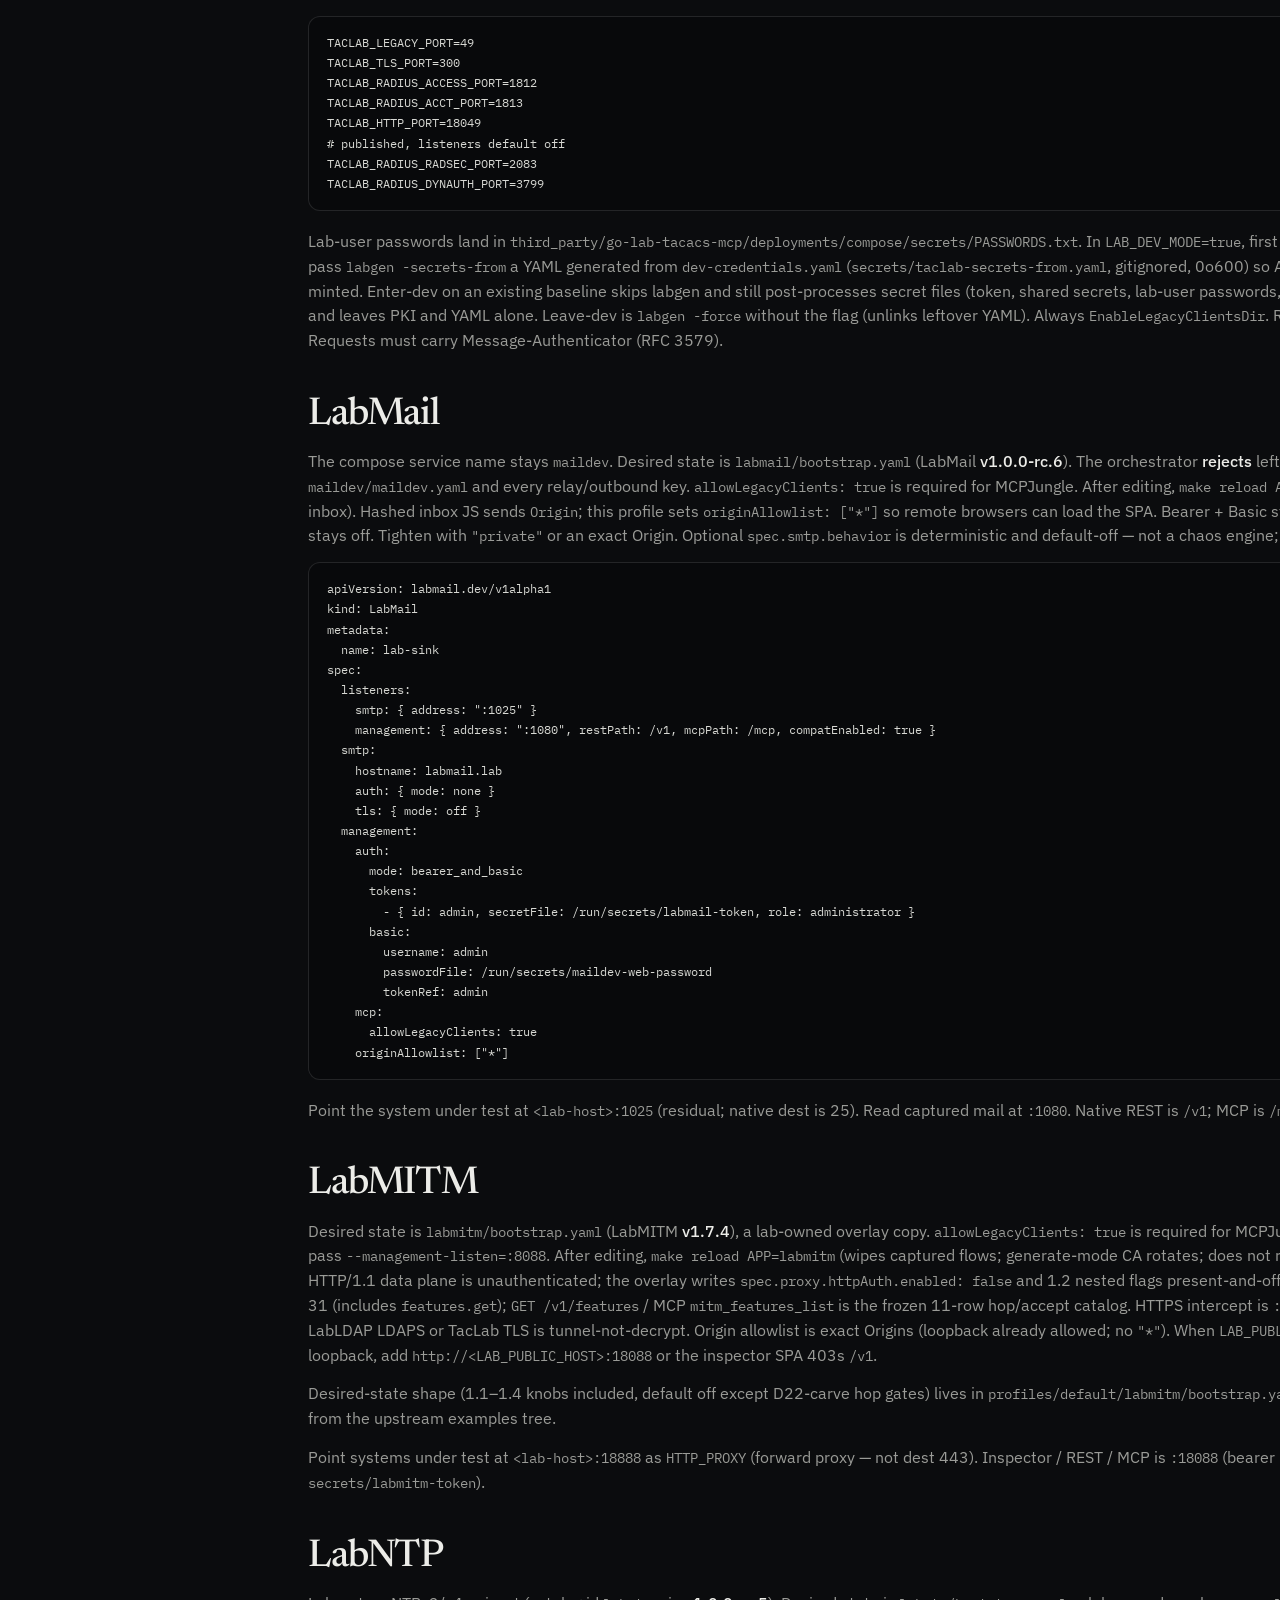
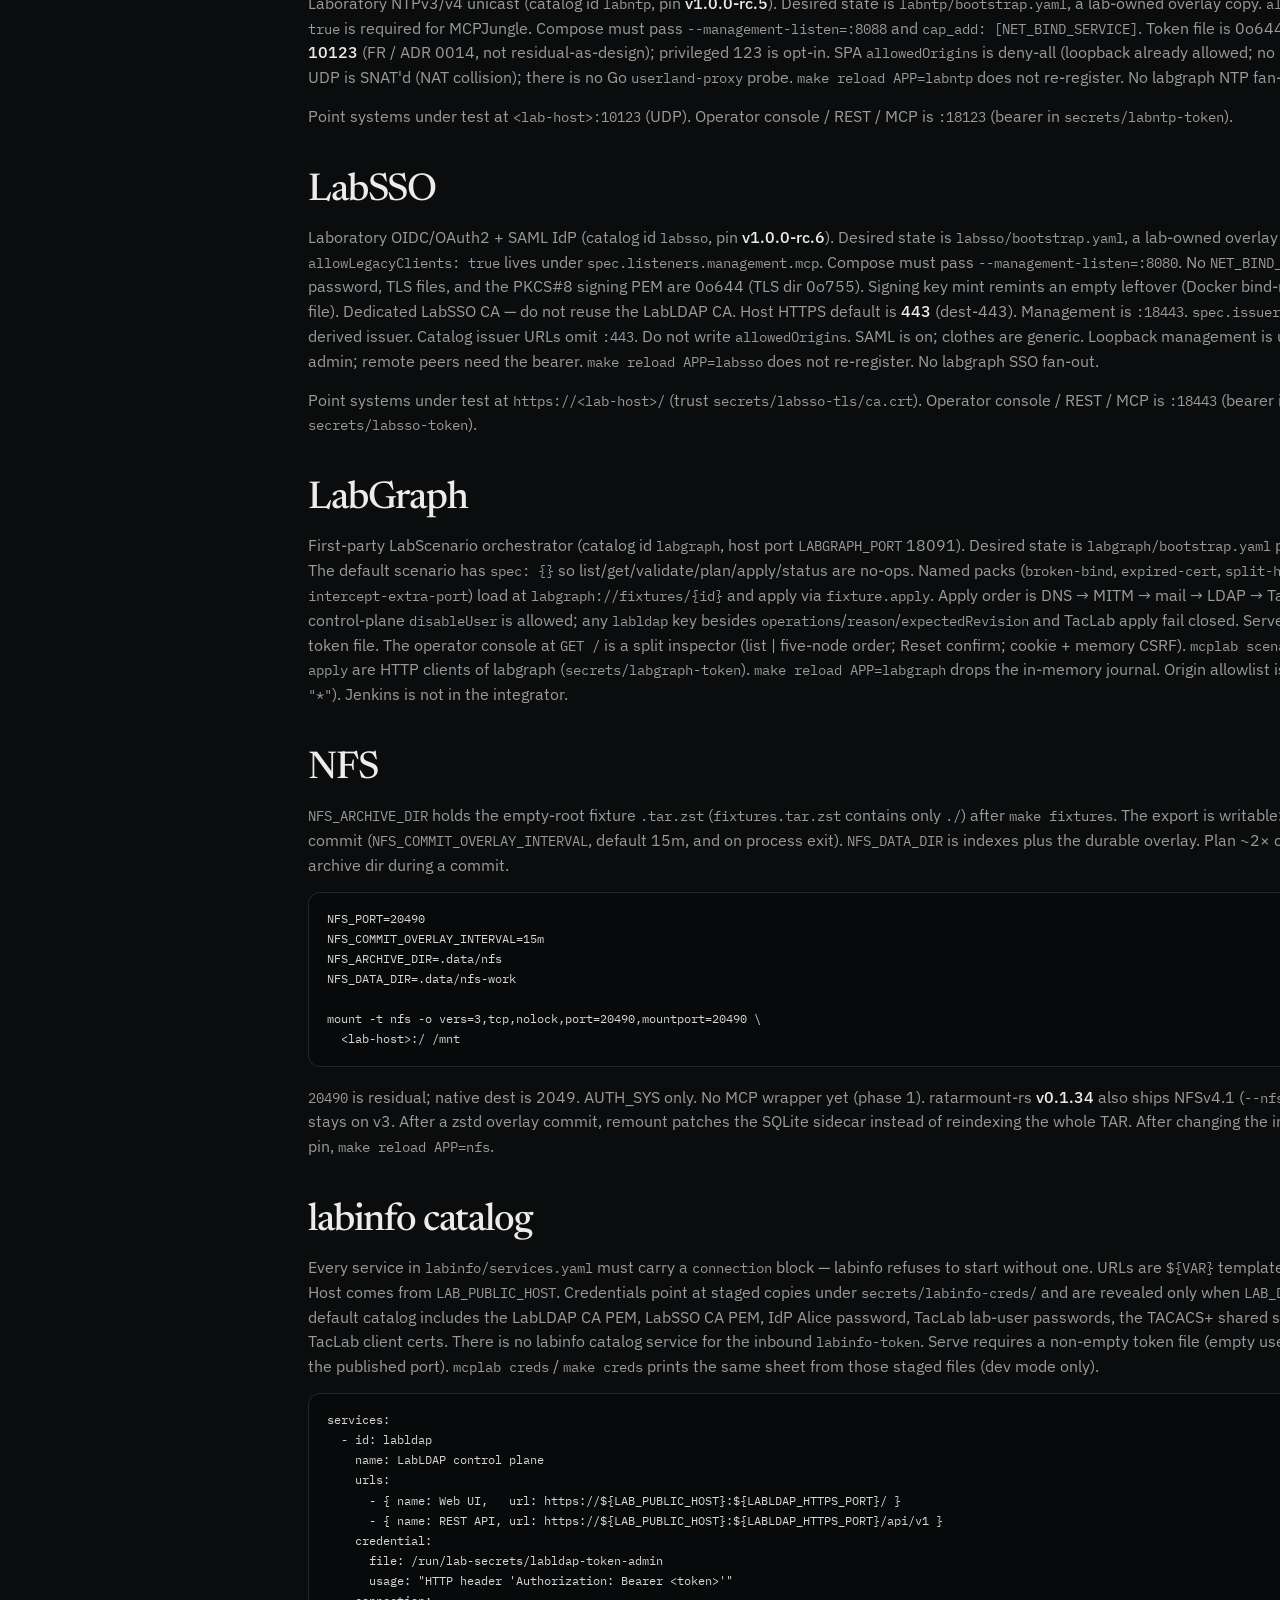
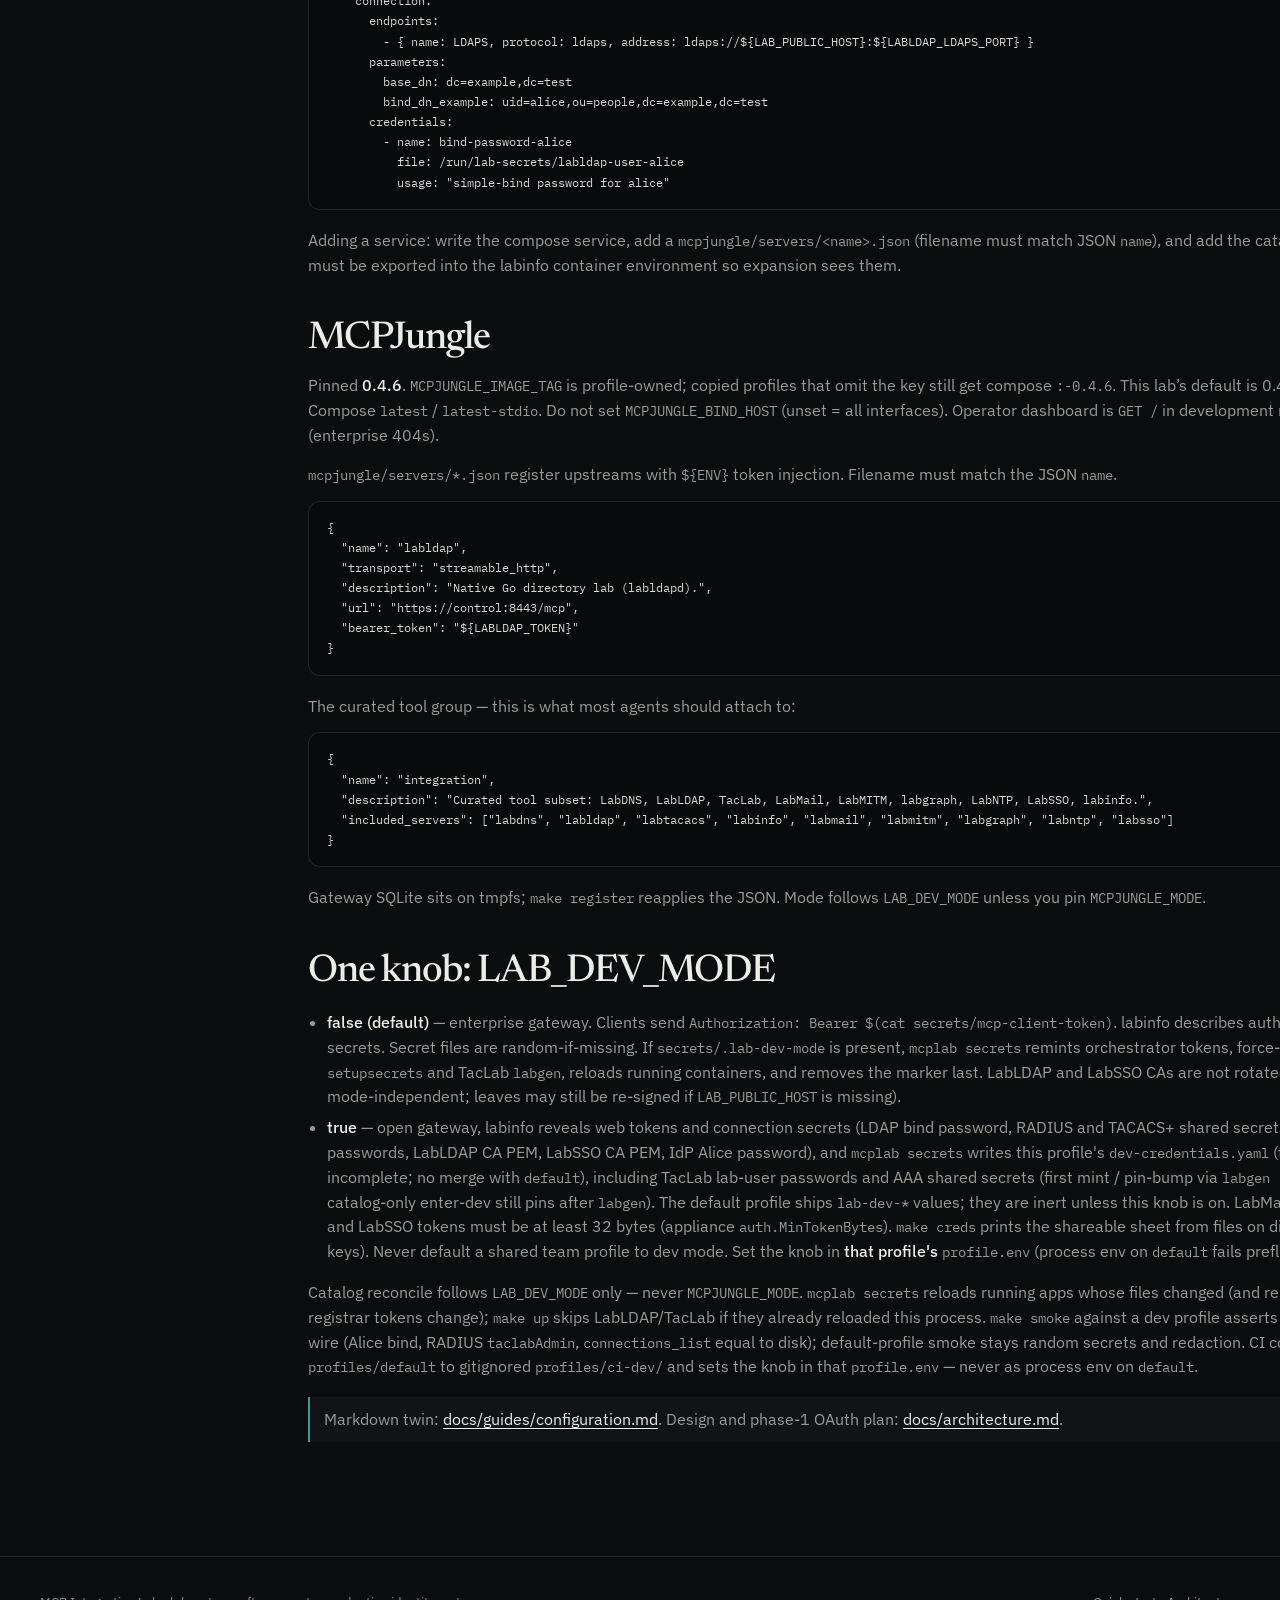
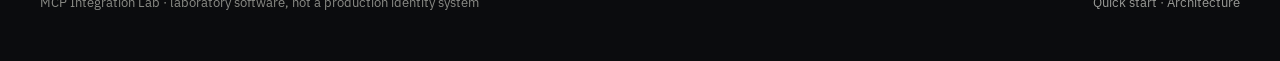
<file: docs/configure.html>
<!DOCTYPE html>
<html lang="en">
<head>
  <meta charset="utf-8" />
  <meta name="viewport" content="width=device-width, initial-scale=1" />
  <title>Configure — MCP Integration Lab</title>
  <meta name="description" content="Profiles, env knobs, and working YAML for every service in the MCP Integration Lab." />
  <meta name="theme-color" content="#0b0c0e" />
  <link rel="icon" type="image/svg+xml" href="assets/mark.svg" />
  <link rel="stylesheet" href="site.css" />
</head>
<body>
  <a class="skip" href="#main">Skip to content</a>
  <header class="nav">
    <div class="wrap nav-inner">
      <a class="brand" href="./">
        <img src="assets/mark.svg" alt="" />
        <span class="brand-text">
          <span class="brand-name">MCP Integration Lab</span>
          <span class="brand-meta">v0.4.0 — laboratory</span>
        </span>
      </a>
      <button class="menu-btn" type="button" aria-expanded="false" aria-controls="site-nav" data-menu>Menu</button>
      <nav id="site-nav" class="nav-links" data-links>
        <a href="./">Overview</a>
        <a href="start.html">Quick start</a>
        <a href="configure.html" aria-current="page">Configure</a>
        <a href="services.html">Services</a>
        <a href="architecture.html">Architecture</a>
        <a href="https://github.com/hilather/mcp-integration-lab">GitHub</a>
        <a class="nav-cta" href="start.html">Get a lab running</a>
      </nav>
    </div>
  </header>
  <main id="main" class="doc" tabindex="-1">
    <div class="wrap doc-grid">
      <aside class="toc">
        <a href="#ownership">Who owns what</a>
        <a href="#profile">A profile directory</a>
        <a href="#precedence">Env precedence</a>
        <a href="#knobs">profile.env</a>
        <a href="#reload">Reload one app</a>
        <a href="#labdns">LabDNS</a>
        <a href="#labldap">LabLDAP</a>
        <a href="#taclab">TacLab</a>
        <a href="#mail">LabMail</a>
        <a href="#labmitm">LabMITM</a>
        <a href="#labntp">LabNTP</a>
        <a href="#labsso">LabSSO</a>
        <a href="#labgraph">LabGraph</a>
        <a href="#nfs">NFS</a>
        <a href="#labinfo">labinfo catalog</a>
        <a href="#gateway">MCPJungle</a>
        <a href="#security">Dev mode</a>
      </aside>
      <article class="prose">
        <div class="eyebrow">Guide 02</div>
        <h1>Configure the lab</h1>
        <p>Everything a team varies lives in a profile. Compose files stay generic. Generated secrets (<code>secrets/</code>, <code>third_party/*/secrets/</code>) are gitignored. <code>dev-credentials.yaml</code> is a documented lab-only catalog, inert unless <code>LAB_DEV_MODE=true</code>. Runtime mutations are wipeable. The snippets below are taken from <code>profiles/default</code>.</p>

        <h2 id="ownership">Who owns what</h2>
        <ul>
          <li><strong>This repo</strong> owns profiles, secrets layout, compose overlays, the <code>mcplab</code> CLI, and gateway policy.</li>
          <li><strong>Vendored repos</strong> own the appliances. Do not edit <code>third_party/</code> in place — add a patch under <code>patches/</code> and send it upstream.</li>
          <li><strong>Generated files</strong> — <code>secrets/</code> and <code>third_party/*/secrets/</code> — are produced by <code>mcplab secrets</code> and never committed. Documented lab-only values in <code>dev-credentials.yaml</code> are allowed and inert unless <code>LAB_DEV_MODE=true</code>.</li>
        </ul>

        <h2 id="profile">A profile directory</h2>
        <pre><code>profiles/&lt;name&gt;/
  profile.env              ports, LAB_PUBLIC_HOST, LAB_DOCKER_SUBNET, LAB_DEV_MODE, storage
  dev-credentials.yaml     lab-only catalog (used iff LAB_DEV_MODE=true)
  labdns/bootstrap.yaml    permanent DNS zones and records
  labldap/scenario.yaml    directory users, ACLs, TLS, MCP features
  labinfo/services.yaml    endpoint + connection catalog
  labmail/bootstrap.yaml   LabMail desired state (relay keys rejected)
  labmitm/bootstrap.yaml   LabMITM desired state (exact Origins; no "*")
  labntp/bootstrap.yaml    LabNTP desired state (allowedOrigins deny-all; no "*")
  labsso/bootstrap.yaml    LabSSO desired state (issuer must match derived; no allowedOrigins)
  labgraph/bootstrap.yaml  LabGraph service bootstrap (SPA Origins; no "*")
  scenarios/*.yaml         LabScenario files (empty default is a no-op; named packs: broken-bind, expired-cert, split-horizon-dns, mitm-intercept-extra-port)
  mcpjungle/
    servers/*.json         upstream MCP registrations
    groups/integration.json curated tool group</code></pre>
        <p>TacLab’s baseline is generated, not hand-written. <code>labgen</code> materializes users, groups, clients, policies, PKI, and shared secrets into <code>third_party/go-lab-tacacs-mcp/deployments/compose/</code> on first <code>make up</code>. The profile owns the host ports (<code>TACLAB_*</code>). When <code>LAB_DEV_MODE=true</code>, first mint and pin-bump feed the catalog into labgen (<code>-secrets-from</code>); PKI stays labgen-random. Catalog-only enter-dev still pins secret files after labgen and leaves PKI and YAML alone.</p>
        <pre><code>cp -a profiles/default profiles/teamx
# edit profiles/teamx/profile.env and the YAML/JSON under it
cp .env.example .env
# PROFILE=teamx
make up PROFILE=teamx</code></pre>
        <p>Never hardcode a port in <code>docker-compose.yaml</code> — add a variable to <code>profile.env</code> with a compose default.</p>

        <h2 id="precedence">Env precedence</h2>
        <p>Highest wins:</p>
        <ol>
          <li>Process environment</li>
          <li><code>.env</code> at the repo root (selects <code>PROFILE=</code> and may override any value)</li>
          <li><code>profiles/&lt;name&gt;/profile.env</code></li>
          <li>Compose-file defaults (match the default profile)</li>
        </ol>
        <pre><code># .env
PROFILE=default
# PROFILE=teamx</code></pre>

        <h2 id="preflight">Preflight</h2>
        <p>Protocol data planes SUTs already speak use the IANA dest on the <strong>host</strong> (DNS 53, NTP 123, LDAP 389 / LDAPS 636, SMTP 25, TACACS+ 49 / 300, RADIUS 1812/1813, NFS 2049, HTTPS 443 for LabSSO). Container listen ports are unprivileged and irrelevant to consumers. Management planes stay high. LabSSO is dest-443. LabMITM is a forward proxy (SUT sets <code>HTTP_PROXY</code>), not dest 443. Today's default-profile numbers that are not native (DNS 10053, LDAP 3389/3636, SMTP 1025, NFS 20490) are residual, not a second policy — remaps are follow-on PRs. Operator escape (a non-native <code>profile.env</code> port) is allowed when preflight cannot free the IANA port; it is an escape, not the default (AGENTS.md rule 15).</p>
        <p><code>make preflight</code> (also run by <code>make up</code> and <code>make register</code>) checks profile drift and that every published host port is free or already held only by this lab's containers. Permission-denied on privileged ports (TacLab <code>49</code>/<code>300</code> as a non-root user) is not treated as occupied — dockerd can still publish them. Preflight then checks <code>/proc/net</code> for a real listener (TCP LISTEN / UDP bound) instead of skipping those ports. Fail closed if a non-lab process holds the port. Failures stop bring-up before compose dies mid-deploy.</p>
        <p>When a lab feature depends on a Docker daemon or host setting, preflight must fail closed <strong>with the configuration change in the error</strong>. Do not boot a lab that pretends the feature works. LabNTP is in compose; there is <strong>no</strong> Go <code>userland-proxy</code> probe (appliance ADR 0014: host-published UDP is SNAT'd; compose-network + <code>views.preview</code> stay reliable). The daemon.json copy is operator documentation only: write <code>/etc/docker/daemon.json</code> <code>{"userland-proxy": false}</code> then <code>systemctl restart docker</code>. Docker Desktop / VM NAT cannot preserve UDP source — Linux dockerd + <code>userland-proxy</code> false, or macvlan/ipvlan.</p>
        <p>Error messages must name the fix. DNS 53 held by systemd-resolved: stop/disable resolved <strong>or</strong> extra IP for <code>LAB_PUBLIC_HOST</code> <strong>or</strong> escape <code>LABDNS_DNS_PORT</code> (SUTs that cannot set dest port cannot follow the escape). NTP 123 held by systemd-timesyncd (when the profile opts into <code>LABNTP_NTP_PORT=123</code>): stop/disable timesyncd (lab host clock may drift; LabNTP never settimeofday) <strong>or</strong> extra IP <strong>or</strong> keep <code>LABNTP_NTP_PORT=10123</code> (timesyncd/W32Time cannot). HTTPS 443 held by nginx/caddy/apache/another compose stack: stop/disable the occupant <strong>or</strong> extra IP <strong>or</strong> escape <code>LABSSO_HTTPS_PORT</code> (SUTs that hardcode dest 443 cannot follow).</p>

        <h2 id="knobs">profile.env — every knob</h2>
        <table>
          <thead><tr><th>Variable</th><th>Default</th><th>What it is</th></tr></thead>
          <tbody>
            <tr><td><code>LABDNS_DNS_PORT</code></td><td>10053</td><td>Residual. Native dest is <strong>53</strong>. DNS data plane (udp+tcp).</td></tr>
            <tr><td><code>LABDNS_REST_PORT</code></td><td>18080</td><td>LabDNS REST /v1 + MCP /mcp + operator console GET /.</td></tr>
            <tr><td><code>LABLDAP_LDAP_PORT</code></td><td>3389</td><td>Residual. Native dest is <strong>389</strong>. LDAP (StartTLS). Cleartext simple bind is disabled.</td></tr>
            <tr><td><code>LABLDAP_LDAPS_PORT</code></td><td>3636</td><td>Residual. Native dest is <strong>636</strong>. LDAPS. Cert SAN is <code>directory</code> plus <code>LAB_PUBLIC_HOST</code> (DNS or IP).</td></tr>
            <tr><td><code>LABLDAP_HTTPS_PORT</code></td><td>8443</td><td>LabLDAP UI + REST + MCP, lab TLS.</td></tr>
            <tr><td><code>MCP_GATEWAY_PORT</code></td><td>8080</td><td>MCPJungle streamable HTTP.</td></tr>
            <tr><td><code>MCPJUNGLE_IMAGE_TAG</code></td><td>0.4.6</td><td>MCPJungle GHCR tag for gateway + registrar. Omit to keep compose <code>:-0.4.6</code>. Do not copy upstream <code>latest</code> / <code>latest-stdio</code>.</td></tr>
            <tr><td><code>NFS_PORT</code></td><td>20490</td><td>Residual. Native dest is <strong>2049</strong>. ratarmount-rs userspace NFSv3 (writable overlay).</td></tr>
            <tr><td><code>TACLAB_LEGACY_PORT</code></td><td>49</td><td>Already native. TACACS+ (RFC 8907).</td></tr>
            <tr><td><code>TACLAB_TLS_PORT</code></td><td>300</td><td>Already native. TACACS+ TLS 1.3 (RFC 9887).</td></tr>
            <tr><td><code>TACLAB_RADIUS_ACCESS_PORT</code></td><td>1812</td><td>Already native. RADIUS access (udp). Message-Authenticator required.</td></tr>
            <tr><td><code>TACLAB_RADIUS_ACCT_PORT</code></td><td>1813</td><td>Already native. RADIUS accounting (udp).</td></tr>
            <tr><td><code>TACLAB_RADIUS_RADSEC_PORT</code></td><td>2083</td><td>RadSec. Published; listener default off.</td></tr>
            <tr><td><code>TACLAB_RADIUS_DYNAUTH_PORT</code></td><td>3799</td><td>RADIUS DAS. Published; listener default off.</td></tr>
            <tr><td><code>TACLAB_HTTP_PORT</code></td><td>18049</td><td>TacLab UI + REST + MCP.</td></tr>
            <tr><td><code>MAILDEV_SMTP_PORT</code></td><td>1025</td><td>Residual. Native dest is <strong>25</strong>. Receive-only SMTP ingest.</td></tr>
            <tr><td><code>MAILDEV_WEB_PORT</code></td><td>1080</td><td>LabMail UI + /email + /v1 + MCP.</td></tr>
            <tr><td><code>MAILDEV_WEB_USER</code></td><td>admin</td><td>Web basic-auth user. Frozen at admin. Password is minted.</td></tr>
            <tr><td><code>LABMITM_PROXY_PORT</code></td><td>18888</td><td>Unauthenticated HTTP/1.1 forward proxy (absolute-form + CONNECT). Not an IANA dest-443 service; do not move this to 443.</td></tr>
            <tr><td><code>LABMITM_WEB_PORT</code></td><td>18088</td><td>LabMITM inspector UI + /v1 + MCP.</td></tr>
            <tr><td><code>LABINFO_PORT</code></td><td>18090</td><td>Service-directory MCP.</td></tr>
            <tr><td><code>LABGRAPH_PORT</code></td><td>18091</td><td>LabScenario orchestrator REST / MCP / SPA.</td></tr>
            <tr><td><code>LABNTP_NTP_PORT</code></td><td>10123</td><td>LabNTP NTPv3/v4 data plane (UDP). FR / ADR 0014 default, not residual-as-design. Privileged 123 is opt-in.</td></tr>
            <tr><td><code>LABNTP_REST_PORT</code></td><td>18123</td><td>LabNTP operator console + REST /v1 + MCP /mcp.</td></tr>
            <tr><td><code>LABSSO_HTTPS_PORT</code></td><td>443</td><td>LabSSO HTTPS data plane (dest-443). Non-443 is an operator escape.</td></tr>
            <tr><td><code>LABSSO_REST_PORT</code></td><td>18443</td><td>LabSSO operator console + REST /v1 + MCP /mcp.</td></tr>
            <tr><td><code>LABGRAPH_LABLDAP_SCENARIO_NAME</code></td><td>mcp-integration-lab</td><td>Compiled LabLDAP scenario name for reset.</td></tr>
            <tr><td><code>LAB_PUBLIC_HOST</code></td><td>localhost</td><td>Hostname labinfo puts in every URL, LabSSO issuer (no :443 when dest is 443), a DNS or IP SAN on LabLDAP and LabSSO leaf certs (both modes), and LabLDAP management Host extras (overlay <code>LABLDAP_MANAGEMENT_ALLOWED_HOSTS</code>). Changing it needs <code>mcplab secrets</code> plus <code>make reload APP=labldap</code> / <code>APP=labsso</code>, and an issuer edit in <code>labsso/bootstrap.yaml</code>.</td></tr>
            <tr><td><code>LAB_DOCKER_SUBNET</code></td><td>10.99.42.0/24</td><td>IPv4 CIDR for <code>mcplab-shared</code> (<code>/24</code>–<code>/27</code>). Docker's default is a /16 per user-defined network; this lab uses one /24. Leftover /16: <code>make down</code> then <code>make up</code>.</td></tr>
            <tr><td><code>LAB_DEV_MODE</code></td><td>false</td><td>Single security knob. Also consumes <code>dev-credentials.yaml</code>.</td></tr>
            <tr><td><code>NFS_ARCHIVE_DIR</code></td><td>.data/nfs</td><td>Empty-root fixtures.tar.zst (writable; live commit replaces it).</td></tr>
            <tr><td><code>NFS_DATA_DIR</code></td><td>.data/nfs-work</td><td>Indexes plus the durable write overlay. Give it real disk.</td></tr>
            <tr><td><code>NFS_COMMIT_OVERLAY_INTERVAL</code></td><td>15m</td><td>How often overlay writes are spliced into the .tar.zst.</td></tr>
          </tbody>
        </table>

        <h2 id="reload">Reload one app (not a full redeploy)</h2>
        <p><code>make up</code> vendors, mints or reconciles secrets, builds every image, starts all three compose projects, and registers the gateway. Use it for first bring-up, a vendor pin bump, or a profile switch. After a <code>dev-credentials.yaml</code> or <code>LAB_DEV_MODE</code> edit, or a <code>LAB_PUBLIC_HOST</code> SAN change, <code>mcplab secrets</code> reloads running apps whose files changed; <code>make up</code> skips those names. Changing <code>LAB_PUBLIC_HOST</code> also needs <code>make reload APP=labldap</code> so the control container picks up <code>LABLDAP_MANAGEMENT_ALLOWED_HOSTS</code> (<code>mcplab secrets</code> re-signs LabLDAP and LabSSO leaf SANs and reloads a running <code>labsso</code>). Escape-port or host changes also need an issuer edit in <code>labsso/bootstrap.yaml</code>. After that, recreate one application:</p>
        <pre><code>make reload APP=labdns|maildev|nfs|labinfo|mcpjungle|labldap|labtacacs|labmitm|labgraph|labntp|labsso</code></pre>
        <p>YAML edits for LabDNS, LabMail, LabMITM, LabNTP, LabSSO, labinfo, or LabLDAP do not need a full stack bounce. Gateway JSON is <code>make register</code> (no container restart). Gateway <em>container</em> reload also re-registers because SQLite is tmpfs. LabLDAP reload re-seeds ephemeral <code>/data</code>. Mail reload wipes the inbox. LabMITM reload wipes captured flows and does not re-register. LabNTP and LabSSO reload do not re-register.</p>

        <h2 id="labdns">LabDNS</h2>
        <p><code>labdns/bootstrap.yaml</code> is the desired state, mounted read-only. After editing, <code>make reload APP=labdns</code>. MCP <code>dns_state_reset</code> returns the service to this file. The default profile sets <code>profile: bearer</code> and <code>secretRef: /etc/labdns/token</code> (the <code>secrets/labdns-token</code> mount). Every management peer, including loopback, sends <code>Authorization: Bearer</code>. Health <code>/v1/health/live</code> and <code>/v1/health/ready</code> stay open. <code>profile: dev-loopback-unauth</code> is the opt-out; this profile does not use it.</p>
        <p>LabDNS <strong>v1.5.1</strong> serves an operator console at <code>GET /</code> on port 18080 (<code>spec.ui.enabled</code>, default true). Paste the bearer (loopback is not an administrator). Loopback Origins are allowed. A remote browser must list its Origin in <code>spec.management.allowedOrigins</code> (exact <code>http(s)://host[:port]</code>; no <code>"*"</code> sentinel). Profile YAML sets <code>spec.management.mcp.allowLegacyClients: true</code> for MCPJungle. Over-length desired-state owners answer on management <code>resolve</code> / <code>explain</code> only (the DNS wire is still RFC 1035); do not add them to <code>lab.test.</code>.</p>
        <pre><code>apiVersion: labdns.dev/v1alpha1
kind: LabDNS
metadata:
  name: mcp-integration-lab
spec:
  listeners:
    dns: { address: ":5353", protocols: [udp, tcp] }
    management: { address: ":8080", restPath: /v1, mcpPath: /mcp }
  ui: { enabled: true }
  management:
    auth: { profile: bearer, secretRef: /etc/labdns/token }
    mcp: { allowLegacyClients: true }
  defaults: { ttl: 30s, negativeTTL: 10s }
  zones:
    - id: lab-zone
      name: lab.test.
      mode: authoritative
      nameservers: [ns1.lab.test.]
      records:
        - { id: ns1-a,  owner: ns1,      type: A, values: [10.42.0.53] }
        - { id: nfs-a,  owner: nfs,      type: A, values: [10.42.0.30] }
        - { id: ldap-a, owner: ldap,     type: A, values: [10.42.0.40] }
        - { id: tools-wildcard-a, owner: "*.tools", type: A, values: [10.42.0.20] }</code></pre>
        <p>Add a zone or a record here and <code>make reload APP=labdns</code>. Runtime records added through MCP vanish on <code>dns_state_reset</code>.</p>

        <h2 id="labldap">LabLDAP</h2>
        <p><code>labldap/scenario.yaml</code> is a LabScenario. LabLDAP <strong>v0.7.2</strong> defaults to native <code>labldapd</code>; this lab still sets <code>directory.engine: native</code>. Management TLS from lab-CA files, mutation and password MCP tools enabled. After editing, <code>make reload APP=labldap</code> re-seeds ephemeral <code>/data</code>.</p>
        <pre><code>apiVersion: labldap.dev/v1alpha1
kind: LabScenario
metadata:
  name: mcp-integration-lab
spec:
  directory:
    engine: native
    suffix: "dc=example,dc=test"
    peopleRDN: "ou=people"
    groupsRDN: "ou=groups"
  lifecycle: { storageMode: ephemeral, startupMode: merge, softReset: true }
  transport:
    insecureLabMode: true
    ldap:  { enabled: true, port: 3389 }
    ldaps: { enabled: true, port: 3636 }
    startTLS: true
    allowCleartextBind: false
    allowAnonymousBind: false
  management:
    listen: "0.0.0.0:8443"
    tls: { mode: files, certFile: /run/secrets/management.crt, keyFile: /run/secrets/management.key }
    mcp:
      enabled: true
      registerMutations: true
      registerPassword: true
  users:
    - { id: alice, uid: alice, passwordFile: /run/secrets/user-alice, enabled: true }
  groups:
    - id: staff
      members: [{ user: alice }]
  acls:
    - id: staff-read
      principal: { kind: group, ref: staff }
      target: { kind: suffix }
      permissions: [read, search, compare]
      attributes: { allow: ["*"], deny: [userPassword] }</code></pre>
        <ul>
          <li>Bind as <code>uid=alice,ou=people,dc=example,dc=test</code>.</li>
          <li>LDAPS cert SAN is <code>directory</code> plus <code>LAB_PUBLIC_HOST</code> (DNS name, or an IP SAN when that value is an IPv4/IPv6 literal). Extra SANs are mode-independent. Trust <code>third_party/go-lab-ldap-mcp/secrets/tls/ca.crt</code>. The CA private key is not committed. <code>setuptls --dns/--ip</code> is unused; <code>labtlsEnsure</code> still mints the SANs.</li>
          <li>Management HTTP Host extras come from overlay <code>LABLDAP_MANAGEMENT_ALLOWED_HOSTS</code> (<code>LAB_PUBLIC_HOST</code>) union LoopbackHosts. Literal IP Hosts are accepted. <code>"*"</code> is rejected. Extra names can go in <code>spec.management.allowedHosts</code>. Default <code>localhost</code> is already a LoopbackHost; an unlisted Host 400 does not prove this wiring.</li>
          <li>Add users, groups, and ACLs in this file. MCP mutations are ephemeral.</li>
        </ul>

        <h2 id="taclab">TacLab</h2>
        <p>Do not hand-write TacLab configs. <code>mcplab secrets</code> runs <code>labgen</code> and sets <code>api.mcp.allow_legacy_clients: true</code> so the gateway’s older MCP client can connect. What you own in the profile:</p>
        <pre><code>TACLAB_LEGACY_PORT=49
TACLAB_TLS_PORT=300
TACLAB_RADIUS_ACCESS_PORT=1812
TACLAB_RADIUS_ACCT_PORT=1813
TACLAB_HTTP_PORT=18049
# published, listeners default off
TACLAB_RADIUS_RADSEC_PORT=2083
TACLAB_RADIUS_DYNAUTH_PORT=3799</code></pre>
        <p>Lab-user passwords land in <code>third_party/go-lab-tacacs-mcp/deployments/compose/secrets/PASSWORDS.txt</code>. In <code>LAB_DEV_MODE=true</code>, first mint and pin-bump pass <code>labgen -secrets-from</code> a YAML generated from <code>dev-credentials.yaml</code> (<code>secrets/taclab-secrets-from.yaml</code>, gitignored, 0o600) so Argon2id is labgen-minted. Enter-dev on an existing baseline skips labgen and still post-processes secret files (token, shared secrets, lab-user passwords, Argon2id verifiers) and leaves PKI and YAML alone. Leave-dev is <code>labgen -force</code> without the flag (unlinks leftover YAML). Always <code>EnableLegacyClientsDir</code>. RADIUS Access-Requests must carry Message-Authenticator (RFC 3579).</p>

        <h2 id="mail">LabMail</h2>
        <p>The compose service name stays <code>maildev</code>. Desired state is <code>labmail/bootstrap.yaml</code> (LabMail <strong>v1.0.0-rc.6</strong>). The orchestrator <strong>rejects</strong> leftover <code>maildev/maildev.yaml</code> and every relay/outbound key. <code>allowLegacyClients: true</code> is required for MCPJungle. After editing, <code>make reload APP=maildev</code> (wipes the inbox). Hashed inbox JS sends <code>Origin</code>; this profile sets <code>originAllowlist: ["*"]</code> so remote browsers can load the SPA. Bearer + Basic still required; CORS stays off. Tighten with <code>"private"</code> or an exact Origin. Optional <code>spec.smtp.behavior</code> is deterministic and default-off — not a chaos engine; leave it omitted.</p>
        <pre><code>apiVersion: labmail.dev/v1alpha1
kind: LabMail
metadata:
  name: lab-sink
spec:
  listeners:
    smtp: { address: ":1025" }
    management: { address: ":1080", restPath: /v1, mcpPath: /mcp, compatEnabled: true }
  smtp:
    hostname: labmail.lab
    auth: { mode: none }
    tls: { mode: off }
  management:
    auth:
      mode: bearer_and_basic
      tokens:
        - { id: admin, secretFile: /run/secrets/labmail-token, role: administrator }
      basic:
        username: admin
        passwordFile: /run/secrets/maildev-web-password
        tokenRef: admin
    mcp:
      allowLegacyClients: true
    originAllowlist: ["*"]</code></pre>
        <p>Point the system under test at <code>&lt;lab-host&gt;:1025</code> (residual; native dest is 25). Read captured mail at <code>:1080</code>. Native REST is <code>/v1</code>; MCP is <code>/mcp</code>. Nothing is relayed.</p>

        <h2 id="labmitm">LabMITM</h2>
        <p>Desired state is <code>labmitm/bootstrap.yaml</code> (LabMITM <strong>v1.7.4</strong>), a lab-owned overlay copy. <code>allowLegacyClients: true</code> is required for MCPJungle. Compose must pass <code>--management-listen=:8088</code>. After editing, <code>make reload APP=labmitm</code> (wipes captured flows; generate-mode CA rotates; does not re-register). The HTTP/1.1 data plane is unauthenticated; the overlay writes <code>spec.proxy.httpAuth.enabled: false</code> and 1.2 nested flags present-and-off. Native <code>/v1</code> catalog is 31 (includes <code>features.get</code>); <code>GET /v1/features</code> / MCP <code>mitm_features_list</code> is the frozen 11-row hop/accept catalog. HTTPS intercept is <code>:443</code> only; CONNECT to LabLDAP LDAPS or TacLab TLS is tunnel-not-decrypt. Origin allowlist is exact Origins (loopback already allowed; no <code>"*"</code>). When <code>LAB_PUBLIC_HOST</code> is not loopback, add <code>http://&lt;LAB_PUBLIC_HOST&gt;:18088</code> or the inspector SPA 403s <code>/v1</code>.</p>
        <p>Desired-state shape (1.1–1.4 knobs included, default off except D22-carve hop gates) lives in <code>profiles/default/labmitm/bootstrap.yaml</code>. Do not recopy from the upstream examples tree.</p>
        <p>Point systems under test at <code>&lt;lab-host&gt;:18888</code> as <code>HTTP_PROXY</code> (forward proxy — not dest 443). Inspector / REST / MCP is <code>:18088</code> (bearer in <code>secrets/labmitm-token</code>).</p>

        <h2 id="labntp">LabNTP</h2>
        <p>Laboratory NTPv3/v4 unicast (catalog id <code>labntp</code>, pin <strong>v1.0.0-rc.5</strong>). Desired state is <code>labntp/bootstrap.yaml</code>, a lab-owned overlay copy. <code>allowLegacyClients: true</code> is required for MCPJungle. Compose must pass <code>--management-listen=:8088</code> and <code>cap_add: [NET_BIND_SERVICE]</code>. Token file is 0o644. Host UDP default is <strong>10123</strong> (FR / ADR 0014, not residual-as-design); privileged 123 is opt-in. SPA <code>allowedOrigins</code> is deny-all (loopback already allowed; no <code>"*"</code>). Host-published UDP is SNAT'd (NAT collision); there is no Go <code>userland-proxy</code> probe. <code>make reload APP=labntp</code> does not re-register. No labgraph NTP fan-out in this pin.</p>
        <p>Point systems under test at <code>&lt;lab-host&gt;:10123</code> (UDP). Operator console / REST / MCP is <code>:18123</code> (bearer in <code>secrets/labntp-token</code>).</p>

        <h2 id="labsso">LabSSO</h2>
        <p>Laboratory OIDC/OAuth2 + SAML IdP (catalog id <code>labsso</code>, pin <strong>v1.0.0-rc.6</strong>). Desired state is <code>labsso/bootstrap.yaml</code>, a lab-owned overlay copy. <code>allowLegacyClients: true</code> lives under <code>spec.listeners.management.mcp</code>. Compose must pass <code>--management-listen=:8080</code>. No <code>NET_BIND_SERVICE</code>. Token, Alice password, TLS files, and the PKCS#8 signing PEM are 0o644 (TLS dir 0o755). Signing key mint remints an empty leftover (Docker bind-mount of a missing file). Dedicated LabSSO CA — do not reuse the LabLDAP CA. Host HTTPS default is <strong>443</strong> (dest-443). Management is <code>:18443</code>. <code>spec.issuer</code> must equal the derived issuer. Catalog issuer URLs omit <code>:443</code>. Do not write <code>allowedOrigins</code>. SAML is on; clothes are generic. Loopback management is unauthenticated admin; remote peers need the bearer. <code>make reload APP=labsso</code> does not re-register. No labgraph SSO fan-out.</p>
        <p>Point systems under test at <code>https://&lt;lab-host&gt;/</code> (trust <code>secrets/labsso-tls/ca.crt</code>). Operator console / REST / MCP is <code>:18443</code> (bearer in <code>secrets/labsso-token</code>).</p>

        <h2 id="labgraph">LabGraph</h2>
        <p>First-party LabScenario orchestrator (catalog id <code>labgraph</code>, host port <code>LABGRAPH_PORT</code> 18091). Desired state is <code>labgraph/bootstrap.yaml</code> plus <code>scenarios/*.yaml</code>. The default scenario has <code>spec: {}</code> so list/get/validate/plan/apply/status are no-ops. Named packs (<code>broken-bind</code>, <code>expired-cert</code>, <code>split-horizon-dns</code>, <code>mitm-intercept-extra-port</code>) load at <code>labgraph://fixtures/{id}</code> and apply via <code>fixture.apply</code>. Apply order is DNS → MITM → mail → LDAP → TacLab. LabLDAP control-plane <code>disableUser</code> is allowed; any <code>labldap</code> key besides <code>operations</code>/<code>reason</code>/<code>expectedRevision</code> and TacLab apply fail closed. Serve requires a non-empty token file. The operator console at <code>GET /</code> is a split inspector (list | five-node order; Reset confirm; cookie + memory CSRF). <code>mcplab scenario</code> / <code>mcplab fixture apply</code> are HTTP clients of labgraph (<code>secrets/labgraph-token</code>). <code>make reload APP=labgraph</code> drops the in-memory journal. Origin allowlist is exact Origins (no <code>"*"</code>). Jenkins is not in the integrator.</p>

        <h2 id="nfs">NFS</h2>
        <p><code>NFS_ARCHIVE_DIR</code> holds the empty-root fixture <code>.tar.zst</code> (<code>fixtures.tar.zst</code> contains only <code>./</code>) after <code>make fixtures</code>. The export is writable: <code>-w</code> overlay plus live commit (<code>NFS_COMMIT_OVERLAY_INTERVAL</code>, default 15m, and on process exit). <code>NFS_DATA_DIR</code> is indexes plus the durable overlay. Plan ~2× compressed size on the archive dir during a commit.</p>
        <pre><code>NFS_PORT=20490
NFS_COMMIT_OVERLAY_INTERVAL=15m
NFS_ARCHIVE_DIR=.data/nfs
NFS_DATA_DIR=.data/nfs-work

mount -t nfs -o vers=3,tcp,nolock,port=20490,mountport=20490 \
  &lt;lab-host&gt;:/ /mnt</code></pre>
        <p><code>20490</code> is residual; native dest is 2049. AUTH_SYS only. No MCP wrapper yet (phase 1). ratarmount-rs <strong>v0.1.34</strong> also ships NFSv4.1 (<code>--nfs-vers 4</code>); this lab stays on v3. After a zstd overlay commit, remount patches the SQLite sidecar instead of reindexing the whole TAR. After changing the interval or the image pin, <code>make reload APP=nfs</code>.</p>

        <h2 id="labinfo">labinfo catalog</h2>
        <p>Every service in <code>labinfo/services.yaml</code> must carry a <code>connection</code> block — labinfo refuses to start without one. URLs are <code>${VAR}</code> templates over the profile env. Host comes from <code>LAB_PUBLIC_HOST</code>. Credentials point at staged copies under <code>secrets/labinfo-creds/</code> and are revealed only when <code>LAB_DEV_MODE=true</code>. The default catalog includes the LabLDAP CA PEM, LabSSO CA PEM, IdP Alice password, TacLab lab-user passwords, the TACACS+ shared secret, and optional TacLab client certs. There is no labinfo catalog service for the inbound <code>labinfo-token</code>. Serve requires a non-empty token file (empty used to disable bearer on the published port). <code>mcplab creds</code> / <code>make creds</code> prints the same sheet from those staged files (dev mode only).</p>
        <pre><code>services:
  - id: labldap
    name: LabLDAP control plane
    urls:
      - { name: Web UI,   url: https://${LAB_PUBLIC_HOST}:${LABLDAP_HTTPS_PORT}/ }
      - { name: REST API, url: https://${LAB_PUBLIC_HOST}:${LABLDAP_HTTPS_PORT}/api/v1 }
    credential:
      file: /run/lab-secrets/labldap-token-admin
      usage: "HTTP header 'Authorization: Bearer &lt;token&gt;'"
    connection:
      endpoints:
        - { name: LDAPS, protocol: ldaps, address: ldaps://${LAB_PUBLIC_HOST}:${LABLDAP_LDAPS_PORT} }
      parameters:
        base_dn: dc=example,dc=test
        bind_dn_example: uid=alice,ou=people,dc=example,dc=test
      credentials:
        - name: bind-password-alice
          file: /run/lab-secrets/labldap-user-alice
          usage: "simple-bind password for alice"</code></pre>
        <p>Adding a service: write the compose service, add a <code>mcpjungle/servers/&lt;name&gt;.json</code> (filename must match JSON <code>name</code>), and add the catalog entry. New ports must be exported into the labinfo container environment so expansion sees them.</p>

        <h2 id="gateway">MCPJungle</h2>
        <p>Pinned <strong>0.4.6</strong>. <code>MCPJUNGLE_IMAGE_TAG</code> is profile-owned; copied profiles that omit the key still get compose <code>:-0.4.6</code>. This lab’s default is 0.4.6, not upstream Compose <code>latest</code> / <code>latest-stdio</code>. Do not set <code>MCPJUNGLE_BIND_HOST</code> (unset = all interfaces). Operator dashboard is <code>GET /</code> in development mode only (enterprise 404s).</p>
        <p><code>mcpjungle/servers/*.json</code> register upstreams with <code>${ENV}</code> token injection. Filename must match the JSON <code>name</code>.</p>
        <pre><code>{
  "name": "labldap",
  "transport": "streamable_http",
  "description": "Native Go directory lab (labldapd).",
  "url": "https://control:8443/mcp",
  "bearer_token": "${LABLDAP_TOKEN}"
}</code></pre>
        <p>The curated tool group — this is what most agents should attach to:</p>
        <pre><code>{
  "name": "integration",
  "description": "Curated tool subset: LabDNS, LabLDAP, TacLab, LabMail, LabMITM, labgraph, LabNTP, LabSSO, labinfo.",
  "included_servers": ["labdns", "labldap", "labtacacs", "labinfo", "labmail", "labmitm", "labgraph", "labntp", "labsso"]
}</code></pre>
        <p>Gateway SQLite sits on tmpfs; <code>make register</code> reapplies the JSON. Mode follows <code>LAB_DEV_MODE</code> unless you pin <code>MCPJUNGLE_MODE</code>.</p>

        <h2 id="security">One knob: LAB_DEV_MODE</h2>
        <ul>
          <li><strong>false (default)</strong> — enterprise gateway. Clients send <code>Authorization: Bearer $(cat secrets/mcp-client-token)</code>. labinfo describes auth and never reveals secrets. Secret files are random-if-missing. If <code>secrets/.lab-dev-mode</code> is present, <code>mcplab secrets</code> remints orchestrator tokens, force-runs LabLDAP <code>setupsecrets</code> and TacLab <code>labgen</code>, reloads running containers, and removes the marker last. LabLDAP and LabSSO CAs are not rotated (extra SANs are mode-independent; leaves may still be re-signed if <code>LAB_PUBLIC_HOST</code> is missing).</li>
          <li><strong>true</strong> — open gateway, labinfo reveals web tokens and connection secrets (LDAP bind password, RADIUS and TACACS+ shared secrets, TacLab lab-user passwords, LabLDAP CA PEM, LabSSO CA PEM, IdP Alice password), and <code>mcplab secrets</code> writes this profile's <code>dev-credentials.yaml</code> (fail-closed if missing or incomplete; no merge with <code>default</code>), including TacLab lab-user passwords and AAA shared secrets (first mint / pin-bump via <code>labgen -secrets-from</code>; catalog-only enter-dev still pins after <code>labgen</code>). The default profile ships <code>lab-dev-*</code> values; they are inert unless this knob is on. LabMail, LabMITM, LabNTP, and LabSSO tokens must be at least 32 bytes (appliance <code>auth.MinTokenBytes</code>). <code>make creds</code> prints the shareable sheet from files on disk (never TLS private keys). Never default a shared team profile to dev mode. Set the knob in <strong>that profile's</strong> <code>profile.env</code> (process env on <code>default</code> fails preflight).</li>
        </ul>
        <p>Catalog reconcile follows <code>LAB_DEV_MODE</code> only — never <code>MCPJUNGLE_MODE</code>. <code>mcplab secrets</code> reloads running apps whose files changed (and re-registers when registrar tokens change); <code>make up</code> skips LabLDAP/TacLab if they already reloaded this process. <code>make smoke</code> against a dev profile asserts catalog values on the wire (Alice bind, RADIUS <code>taclabAdmin</code>, <code>connections_list</code> equal to disk); default-profile smoke stays random secrets and redaction. CI copies <code>profiles/default</code> to gitignored <code>profiles/ci-dev/</code> and sets the knob in that <code>profile.env</code> — never as process env on <code>default</code>.</p>
        <p class="note">Markdown twin: <a href="https://github.com/hilather/mcp-integration-lab/blob/main/docs/guides/configuration.md">docs/guides/configuration.md</a>. Design and phase-1 OAuth plan: <a href="https://github.com/hilather/mcp-integration-lab/blob/main/docs/architecture.md">docs/architecture.md</a>.</p>
      </article>
    </div>
  </main>
  <footer>
    <div class="wrap foot">
      <div>MCP Integration Lab · laboratory software, not a production identity system</div>
      <div><a href="start.html">Quick start</a> · <a href="architecture.html">Architecture</a></div>
    </div>
  </footer>
  <script src="site.js" defer></script>
</body>
</html>
</file>
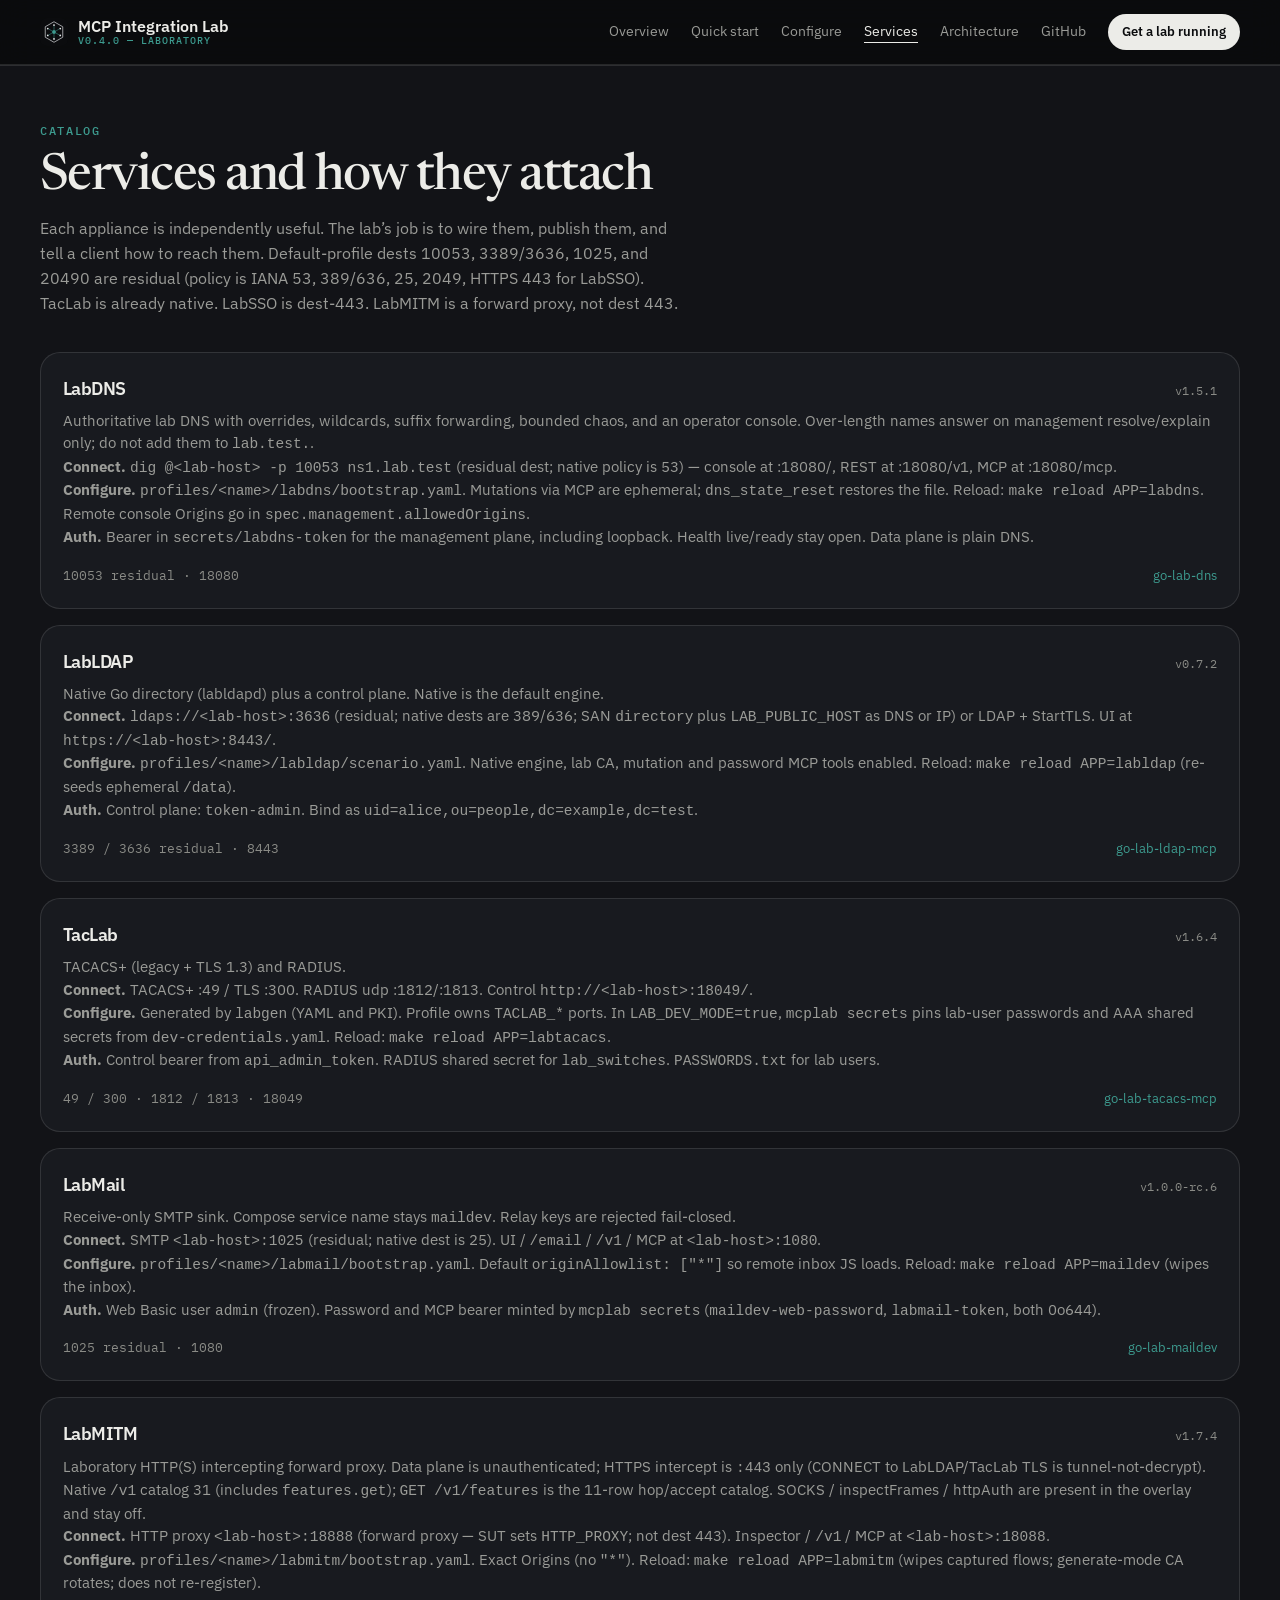
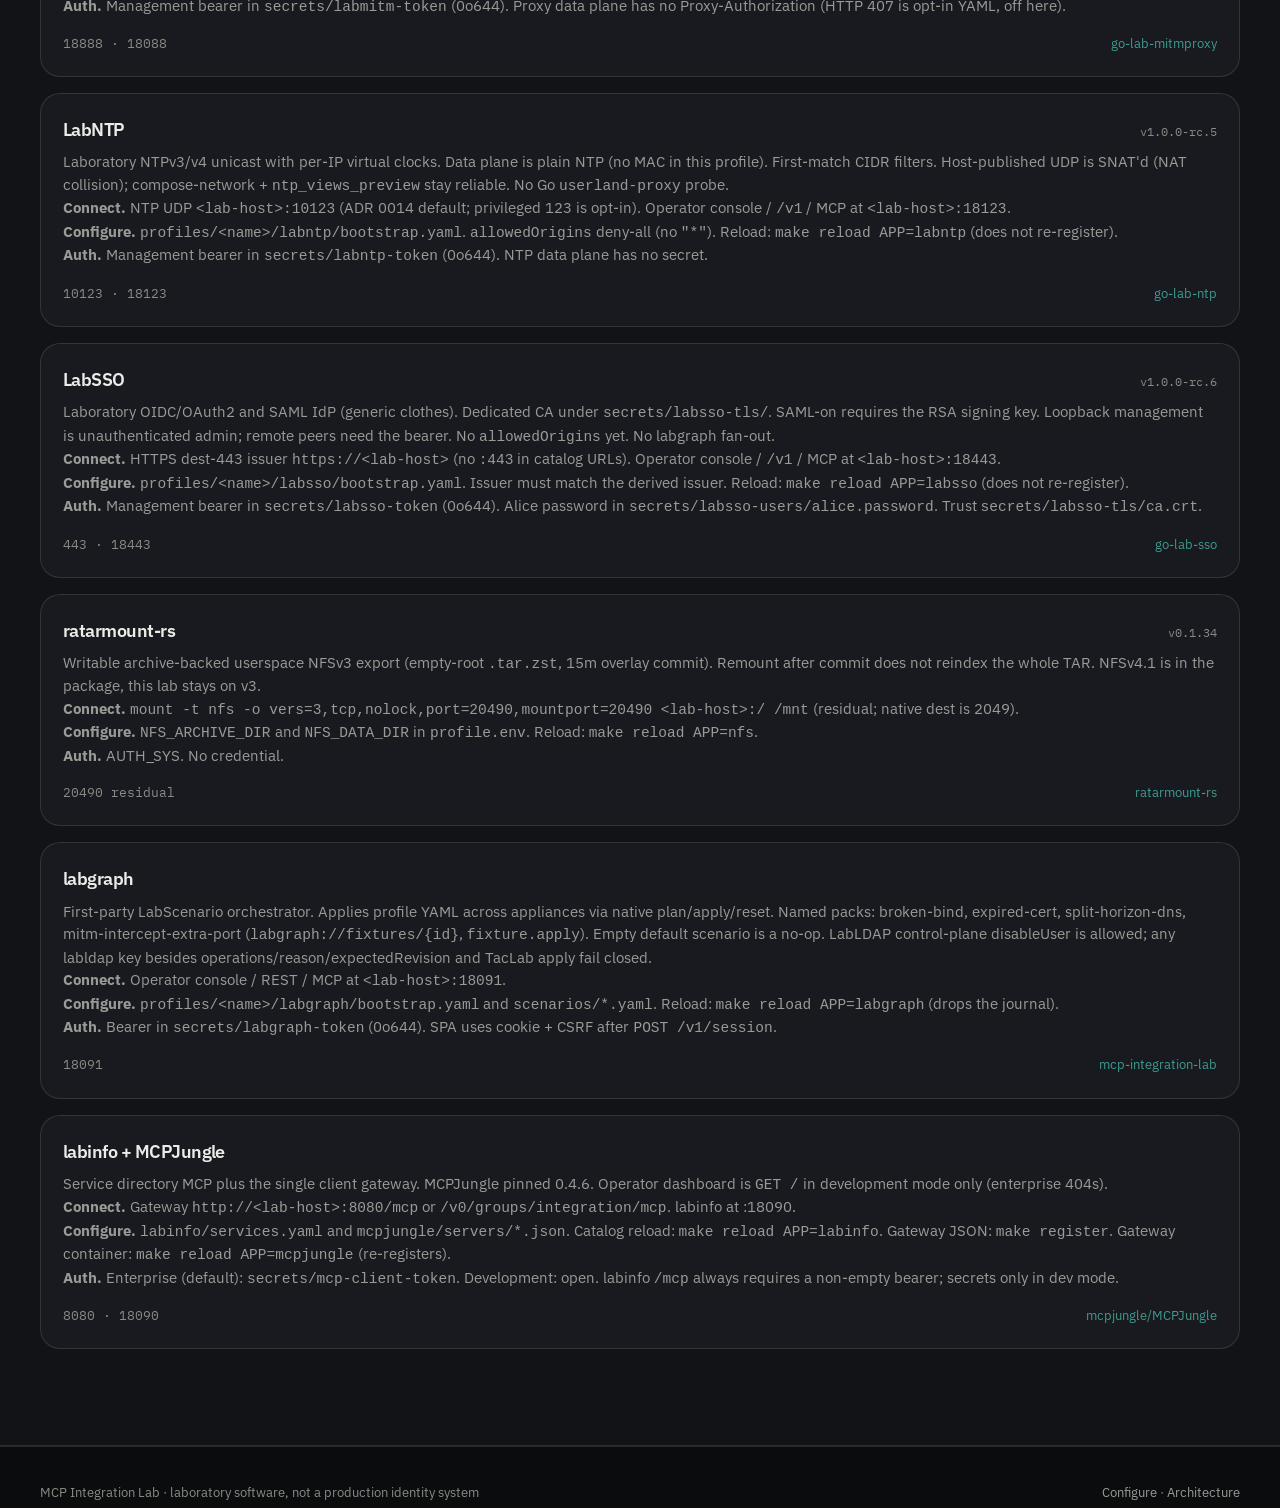
<file: docs/services.html>
<!DOCTYPE html>
<html lang="en">
<head>
  <meta charset="utf-8" />
  <meta name="viewport" content="width=device-width, initial-scale=1" />
  <title>Services — MCP Integration Lab</title>
  <meta name="description" content="How each lab service attaches, is configured, and authenticates." />
  <meta name="theme-color" content="#0b0c0e" />
  <link rel="icon" type="image/svg+xml" href="assets/mark.svg" />
  <link rel="stylesheet" href="site.css" />
</head>
<body>
  <a class="skip" href="#main">Skip to content</a>
  <header class="nav">
    <div class="wrap nav-inner">
      <a class="brand" href="./">
        <img src="assets/mark.svg" alt="" />
        <span class="brand-text">
          <span class="brand-name">MCP Integration Lab</span>
          <span class="brand-meta">v0.4.0 — laboratory</span>
        </span>
      </a>
      <button class="menu-btn" type="button" aria-expanded="false" aria-controls="site-nav" data-menu>Menu</button>
      <nav id="site-nav" class="nav-links" data-links>
        <a href="./">Overview</a>
        <a href="start.html">Quick start</a>
        <a href="configure.html">Configure</a>
        <a href="services.html" aria-current="page">Services</a>
        <a href="architecture.html">Architecture</a>
        <a href="https://github.com/hilather/mcp-integration-lab">GitHub</a>
        <a class="nav-cta" href="start.html">Get a lab running</a>
      </nav>
    </div>
  </header>
  <main id="main" tabindex="-1">
    <section class="alt doc">
      <div class="wrap">
        <div class="sec-head">
          <div class="eyebrow">Catalog</div>
          <h1>Services and how they attach</h1>
          <p>Each appliance is independently useful. The lab’s job is to wire them, publish them, and tell a client how to reach them. Default-profile dests 10053, 3389/3636, 1025, and 20490 are residual (policy is IANA 53, 389/636, 25, 2049, HTTPS 443 for LabSSO). TacLab is already native. LabSSO is dest-443. LabMITM is a forward proxy, not dest 443.</p>
        </div>
        <div class="cards stack">
          <article class="card">
            <header>
              <h3>LabDNS</h3>
              <span class="ver">v1.5.1</span>
            </header>
            <p>Authoritative lab DNS with overrides, wildcards, suffix forwarding, bounded chaos, and an operator console. Over-length names answer on management resolve/explain only; do not add them to <code>lab.test.</code>.</p>
            <p><strong>Connect.</strong> <code>dig @&lt;lab-host&gt; -p 10053 ns1.lab.test</code> (residual dest; native policy is 53) — console at :18080/, REST at :18080/v1, MCP at :18080/mcp.</p>
            <p><strong>Configure.</strong> <code>profiles/&lt;name&gt;/labdns/bootstrap.yaml</code>. Mutations via MCP are ephemeral; <code>dns_state_reset</code> restores the file. Reload: <code>make reload APP=labdns</code>. Remote console Origins go in <code>spec.management.allowedOrigins</code>.</p>
            <p><strong>Auth.</strong> Bearer in <code>secrets/labdns-token</code> for the management plane, including loopback. Health live/ready stay open. Data plane is plain DNS.</p>
            <div class="meta"><span>10053 residual · 18080</span><a href="https://github.com/hilather/go-lab-dns">go-lab-dns</a></div>
          </article>
          <article class="card">
            <header>
              <h3>LabLDAP</h3>
              <span class="ver">v0.7.2</span>
            </header>
            <p>Native Go directory (labldapd) plus a control plane. Native is the default engine.</p>
            <p><strong>Connect.</strong> <code>ldaps://&lt;lab-host&gt;:3636</code> (residual; native dests are 389/636; SAN <code>directory</code> plus <code>LAB_PUBLIC_HOST</code> as DNS or IP) or LDAP + StartTLS. UI at <code>https://&lt;lab-host&gt;:8443/</code>.</p>
            <p><strong>Configure.</strong> <code>profiles/&lt;name&gt;/labldap/scenario.yaml</code>. Native engine, lab CA, mutation and password MCP tools enabled. Reload: <code>make reload APP=labldap</code> (re-seeds ephemeral <code>/data</code>).</p>
            <p><strong>Auth.</strong> Control plane: <code>token-admin</code>. Bind as <code>uid=alice,ou=people,dc=example,dc=test</code>.</p>
            <div class="meta"><span>3389 / 3636 residual · 8443</span><a href="https://github.com/hilather/go-lab-ldap-mcp">go-lab-ldap-mcp</a></div>
          </article>
          <article class="card">
            <header>
              <h3>TacLab</h3>
              <span class="ver">v1.6.4</span>
            </header>
            <p>TACACS+ (legacy + TLS 1.3) and RADIUS.</p>
            <p><strong>Connect.</strong> TACACS+ :49 / TLS :300. RADIUS udp :1812/:1813. Control <code>http://&lt;lab-host&gt;:18049/</code>.</p>
            <p><strong>Configure.</strong> Generated by <code>labgen</code> (YAML and PKI). Profile owns <code>TACLAB_*</code> ports. In <code>LAB_DEV_MODE=true</code>, <code>mcplab secrets</code> pins lab-user passwords and AAA shared secrets from <code>dev-credentials.yaml</code>. Reload: <code>make reload APP=labtacacs</code>.</p>
            <p><strong>Auth.</strong> Control bearer from <code>api_admin_token</code>. RADIUS shared secret for <code>lab_switches</code>. <code>PASSWORDS.txt</code> for lab users.</p>
            <div class="meta"><span>49 / 300 · 1812 / 1813 · 18049</span><a href="https://github.com/hilather/go-lab-tacacs-mcp">go-lab-tacacs-mcp</a></div>
          </article>
          <article class="card">
            <header>
              <h3>LabMail</h3>
              <span class="ver">v1.0.0-rc.6</span>
            </header>
            <p>Receive-only SMTP sink. Compose service name stays <code>maildev</code>. Relay keys are rejected fail-closed.</p>
            <p><strong>Connect.</strong> SMTP <code>&lt;lab-host&gt;:1025</code> (residual; native dest is 25). UI / <code>/email</code> / <code>/v1</code> / MCP at <code>&lt;lab-host&gt;:1080</code>.</p>
            <p><strong>Configure.</strong> <code>profiles/&lt;name&gt;/labmail/bootstrap.yaml</code>. Default <code>originAllowlist: ["*"]</code> so remote inbox JS loads. Reload: <code>make reload APP=maildev</code> (wipes the inbox).</p>
            <p><strong>Auth.</strong> Web Basic user <code>admin</code> (frozen). Password and MCP bearer minted by <code>mcplab secrets</code> (<code>maildev-web-password</code>, <code>labmail-token</code>, both 0o644).</p>
            <div class="meta"><span>1025 residual · 1080</span><a href="https://github.com/hilather/go-lab-maildev">go-lab-maildev</a></div>
          </article>
          <article class="card">
            <header>
              <h3>LabMITM</h3>
              <span class="ver">v1.7.4</span>
            </header>
            <p>Laboratory HTTP(S) intercepting forward proxy. Data plane is unauthenticated; HTTPS intercept is <code>:443</code> only (CONNECT to LabLDAP/TacLab TLS is tunnel-not-decrypt). Native <code>/v1</code> catalog 31 (includes <code>features.get</code>); <code>GET /v1/features</code> is the 11-row hop/accept catalog. SOCKS / inspectFrames / httpAuth are present in the overlay and stay off.</p>
            <p><strong>Connect.</strong> HTTP proxy <code>&lt;lab-host&gt;:18888</code> (forward proxy — SUT sets <code>HTTP_PROXY</code>; not dest 443). Inspector / <code>/v1</code> / MCP at <code>&lt;lab-host&gt;:18088</code>.</p>
            <p><strong>Configure.</strong> <code>profiles/&lt;name&gt;/labmitm/bootstrap.yaml</code>. Exact Origins (no <code>"*"</code>). Reload: <code>make reload APP=labmitm</code> (wipes captured flows; generate-mode CA rotates; does not re-register).</p>
            <p><strong>Auth.</strong> Management bearer in <code>secrets/labmitm-token</code> (0o644). Proxy data plane has no Proxy-Authorization (HTTP 407 is opt-in YAML, off here).</p>
            <div class="meta"><span>18888 · 18088</span><a href="https://github.com/hilather/go-lab-mitmproxy">go-lab-mitmproxy</a></div>
          </article>
          <article class="card">
            <header>
              <h3>LabNTP</h3>
              <span class="ver">v1.0.0-rc.5</span>
            </header>
            <p>Laboratory NTPv3/v4 unicast with per-IP virtual clocks. Data plane is plain NTP (no MAC in this profile). First-match CIDR filters. Host-published UDP is SNAT'd (NAT collision); compose-network + <code>ntp_views_preview</code> stay reliable. No Go <code>userland-proxy</code> probe.</p>
            <p><strong>Connect.</strong> NTP UDP <code>&lt;lab-host&gt;:10123</code> (ADR 0014 default; privileged 123 is opt-in). Operator console / <code>/v1</code> / MCP at <code>&lt;lab-host&gt;:18123</code>.</p>
            <p><strong>Configure.</strong> <code>profiles/&lt;name&gt;/labntp/bootstrap.yaml</code>. <code>allowedOrigins</code> deny-all (no <code>"*"</code>). Reload: <code>make reload APP=labntp</code> (does not re-register).</p>
            <p><strong>Auth.</strong> Management bearer in <code>secrets/labntp-token</code> (0o644). NTP data plane has no secret.</p>
            <div class="meta"><span>10123 · 18123</span><a href="https://github.com/hilather/go-lab-ntp">go-lab-ntp</a></div>
          </article>
          <article class="card">
            <header>
              <h3>LabSSO</h3>
              <span class="ver">v1.0.0-rc.6</span>
            </header>
            <p>Laboratory OIDC/OAuth2 and SAML IdP (generic clothes). Dedicated CA under <code>secrets/labsso-tls/</code>. SAML-on requires the RSA signing key. Loopback management is unauthenticated admin; remote peers need the bearer. No <code>allowedOrigins</code> yet. No labgraph fan-out.</p>
            <p><strong>Connect.</strong> HTTPS dest-443 issuer <code>https://&lt;lab-host&gt;</code> (no <code>:443</code> in catalog URLs). Operator console / <code>/v1</code> / MCP at <code>&lt;lab-host&gt;:18443</code>.</p>
            <p><strong>Configure.</strong> <code>profiles/&lt;name&gt;/labsso/bootstrap.yaml</code>. Issuer must match the derived issuer. Reload: <code>make reload APP=labsso</code> (does not re-register).</p>
            <p><strong>Auth.</strong> Management bearer in <code>secrets/labsso-token</code> (0o644). Alice password in <code>secrets/labsso-users/alice.password</code>. Trust <code>secrets/labsso-tls/ca.crt</code>.</p>
            <div class="meta"><span>443 · 18443</span><a href="https://github.com/hilather/go-lab-sso">go-lab-sso</a></div>
          </article>
          <article class="card">
            <header>
              <h3>ratarmount-rs</h3>
              <span class="ver">v0.1.34</span>
            </header>
            <p>Writable archive-backed userspace NFSv3 export (empty-root <code>.tar.zst</code>, 15m overlay commit). Remount after commit does not reindex the whole TAR. NFSv4.1 is in the package, this lab stays on v3.</p>
            <p><strong>Connect.</strong> <code>mount -t nfs -o vers=3,tcp,nolock,port=20490,mountport=20490 &lt;lab-host&gt;:/ /mnt</code> (residual; native dest is 2049).</p>
            <p><strong>Configure.</strong> <code>NFS_ARCHIVE_DIR</code> and <code>NFS_DATA_DIR</code> in <code>profile.env</code>. Reload: <code>make reload APP=nfs</code>.</p>
            <p><strong>Auth.</strong> AUTH_SYS. No credential.</p>
            <div class="meta"><span>20490 residual</span><a href="https://github.com/hilather/ratarmount-rs">ratarmount-rs</a></div>
          </article>
          <article class="card">
            <header>
              <h3>labgraph</h3>
            </header>
            <p>First-party LabScenario orchestrator. Applies profile YAML across appliances via native plan/apply/reset. Named packs: broken-bind, expired-cert, split-horizon-dns, mitm-intercept-extra-port (<code>labgraph://fixtures/{id}</code>, <code>fixture.apply</code>). Empty default scenario is a no-op. LabLDAP control-plane disableUser is allowed; any labldap key besides operations/reason/expectedRevision and TacLab apply fail closed.</p>
            <p><strong>Connect.</strong> Operator console / REST / MCP at <code>&lt;lab-host&gt;:18091</code>.</p>
            <p><strong>Configure.</strong> <code>profiles/&lt;name&gt;/labgraph/bootstrap.yaml</code> and <code>scenarios/*.yaml</code>. Reload: <code>make reload APP=labgraph</code> (drops the journal).</p>
            <p><strong>Auth.</strong> Bearer in <code>secrets/labgraph-token</code> (0o644). SPA uses cookie + CSRF after <code>POST /v1/session</code>.</p>
            <div class="meta"><span>18091</span><a href="https://github.com/hilather/mcp-integration-lab">mcp-integration-lab</a></div>
          </article>
          <article class="card">
            <header>
              <h3>labinfo + MCPJungle</h3>
            </header>
            <p>Service directory MCP plus the single client gateway. MCPJungle pinned 0.4.6. Operator dashboard is <code>GET /</code> in development mode only (enterprise 404s).</p>
            <p><strong>Connect.</strong> Gateway <code>http://&lt;lab-host&gt;:8080/mcp</code> or <code>/v0/groups/integration/mcp</code>. labinfo at :18090.</p>
            <p><strong>Configure.</strong> <code>labinfo/services.yaml</code> and <code>mcpjungle/servers/*.json</code>. Catalog reload: <code>make reload APP=labinfo</code>. Gateway JSON: <code>make register</code>. Gateway container: <code>make reload APP=mcpjungle</code> (re-registers).</p>
            <p><strong>Auth.</strong> Enterprise (default): <code>secrets/mcp-client-token</code>. Development: open. labinfo <code>/mcp</code> always requires a non-empty bearer; secrets only in dev mode.</p>
            <div class="meta"><span>8080 · 18090</span><a href="https://github.com/mcpjungle/MCPJungle">mcpjungle/MCPJungle</a></div>
          </article>
        </div>
      </div>
    </section>
  </main>
  <footer>
    <div class="wrap foot">
      <div>MCP Integration Lab · laboratory software, not a production identity system</div>
      <div><a href="configure.html">Configure</a> · <a href="architecture.html">Architecture</a></div>
    </div>
  </footer>
  <script src="site.js" defer></script>
</body>
</html>
</file>
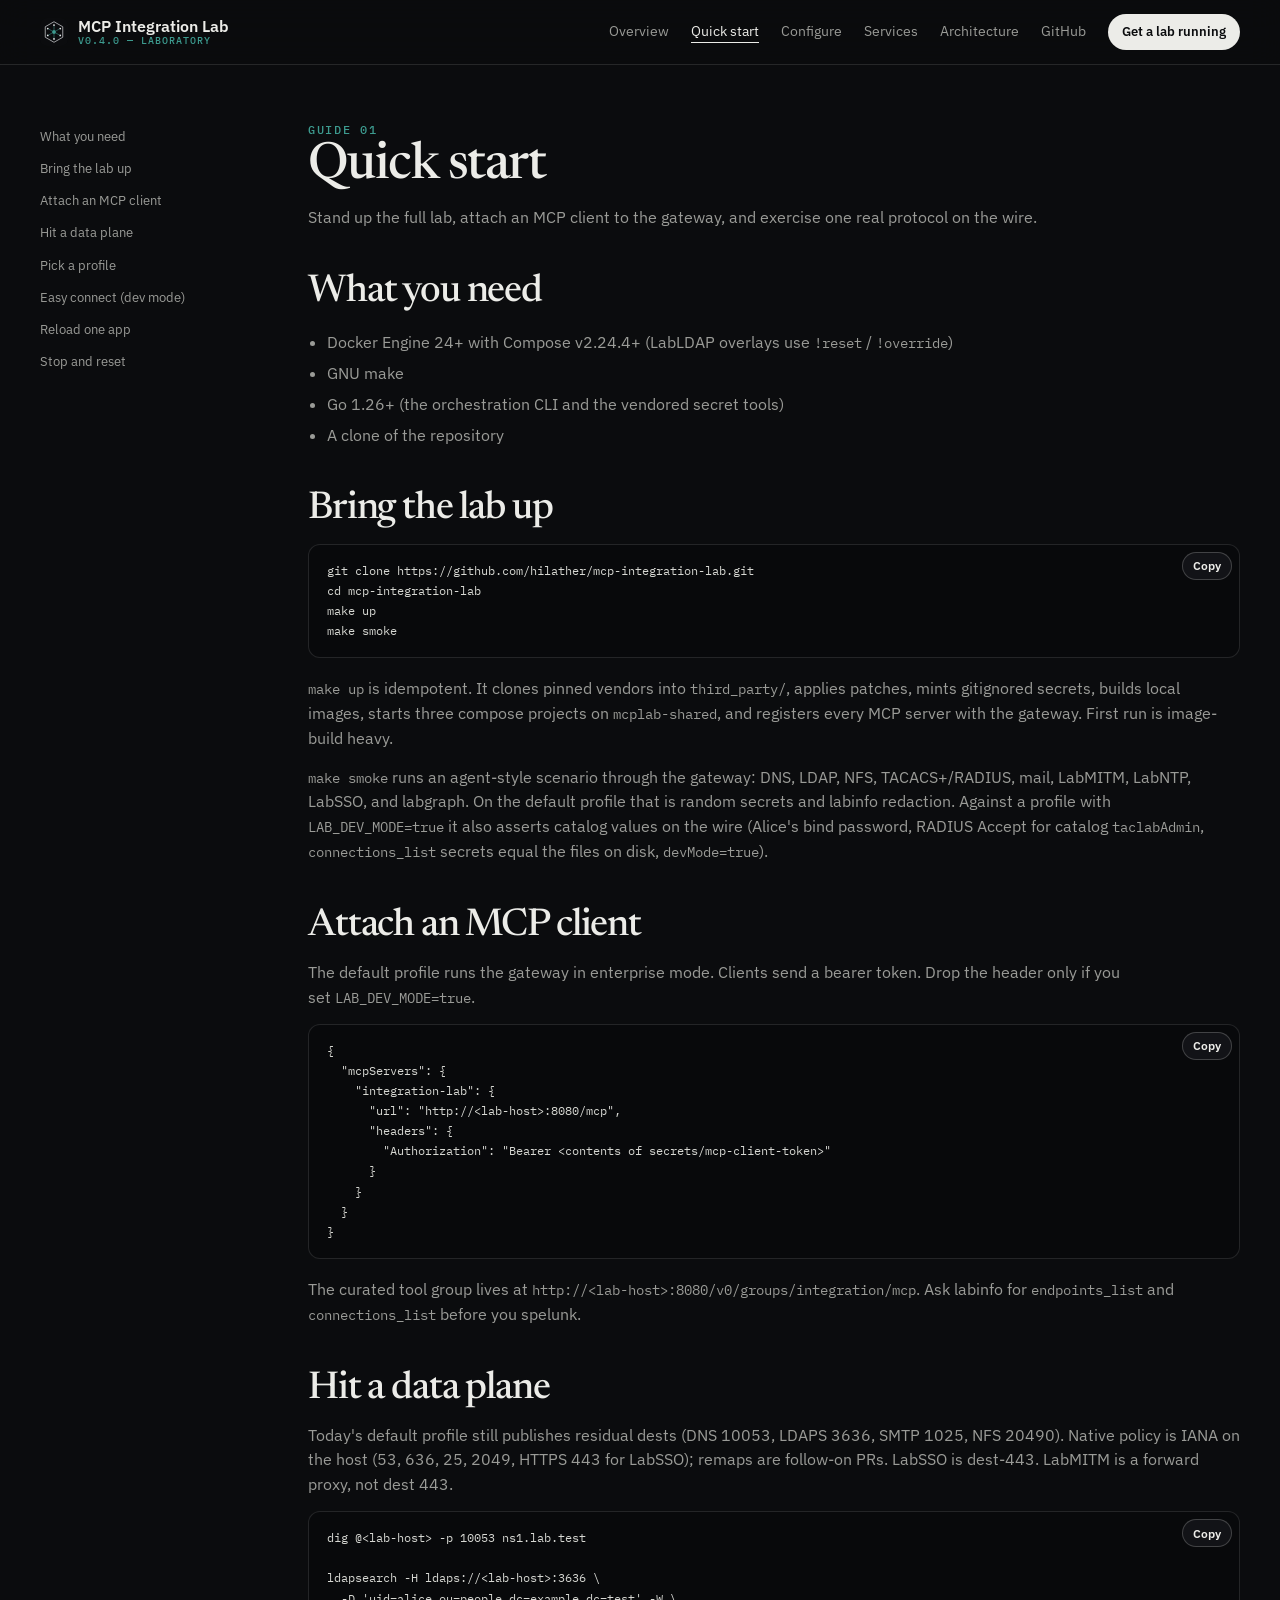
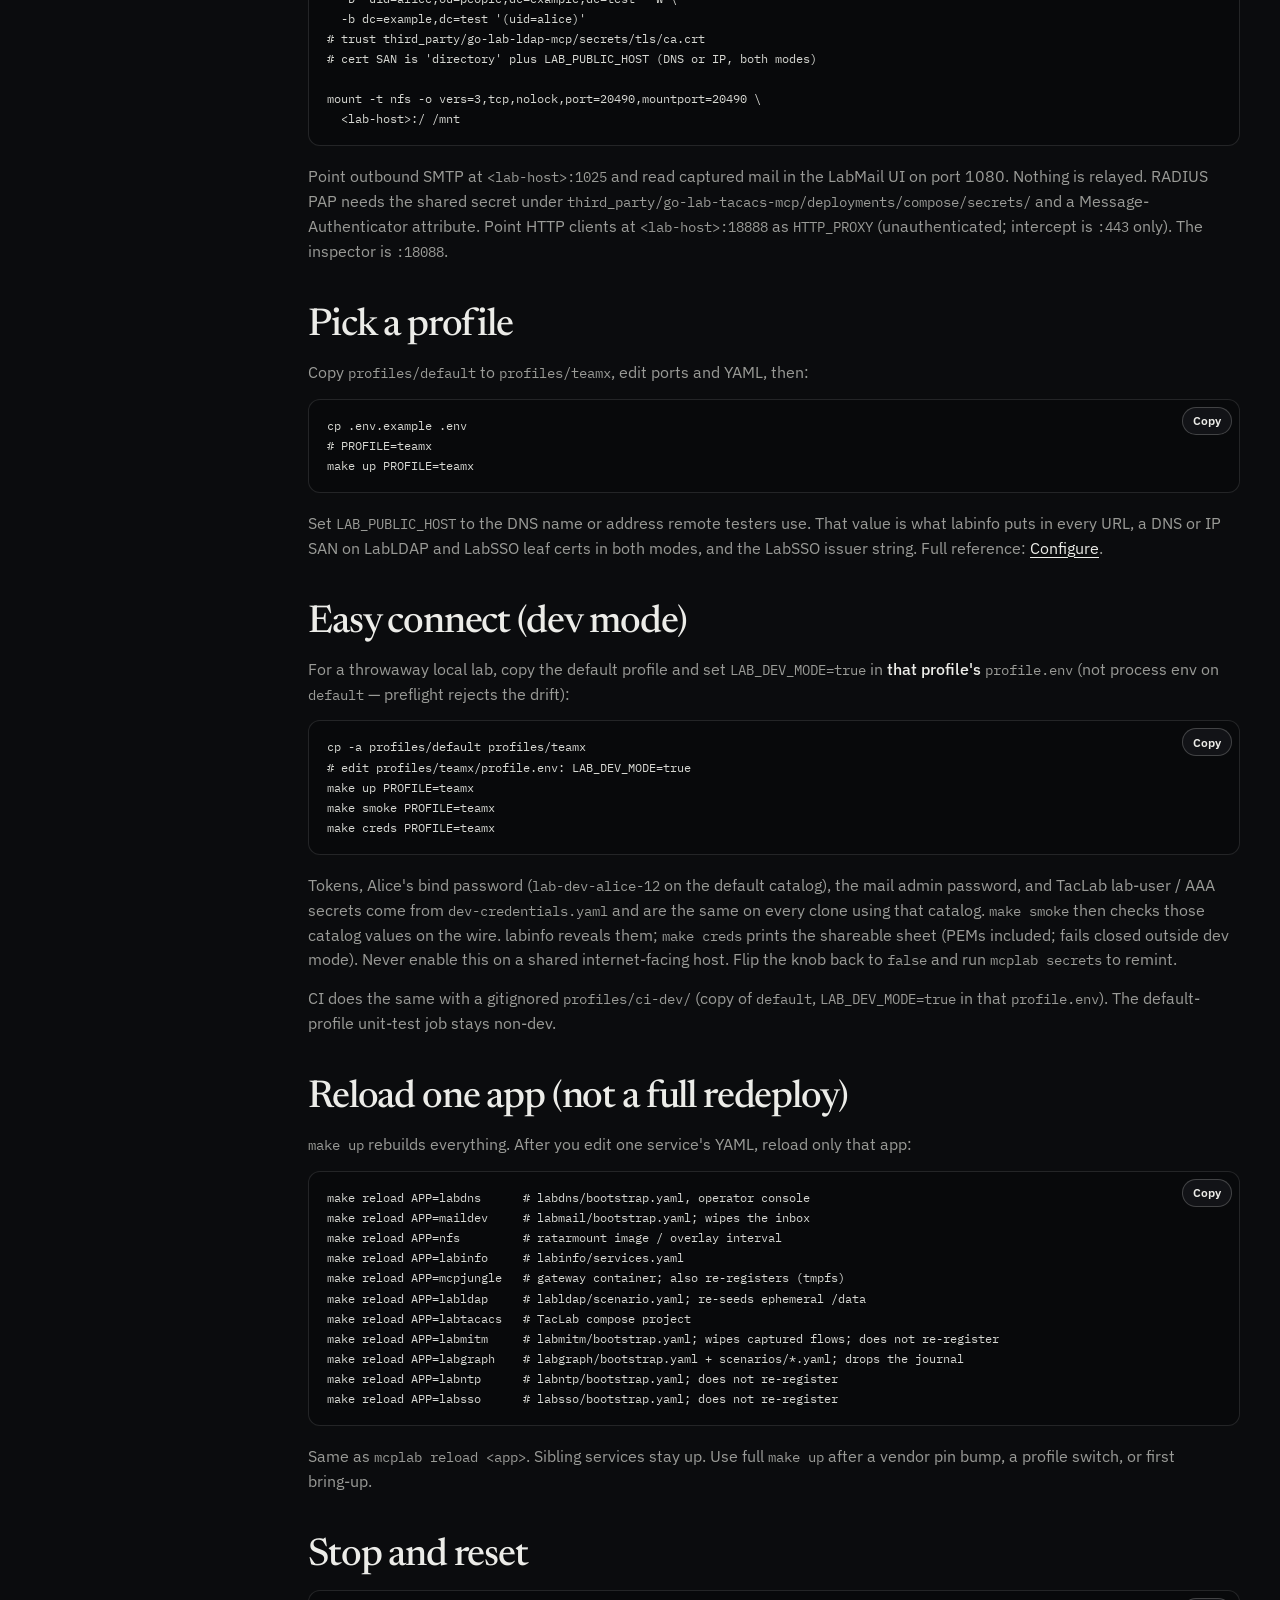
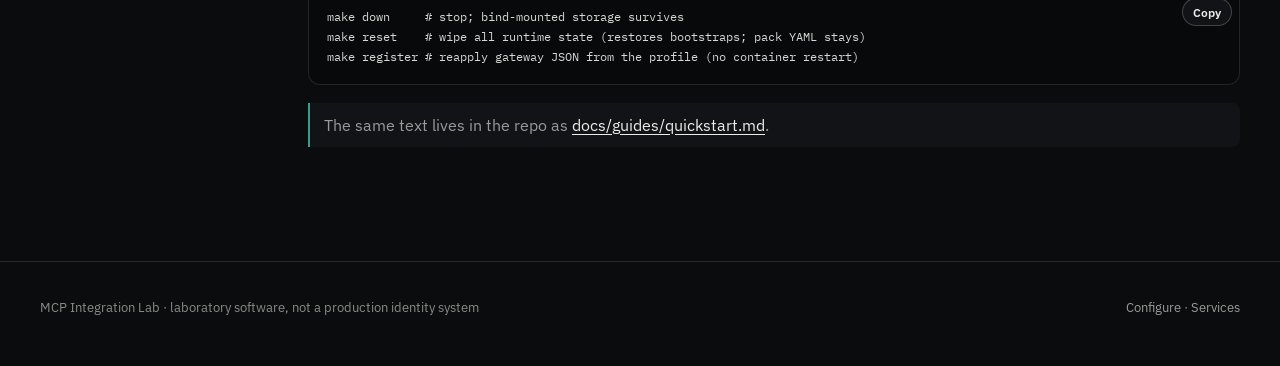
<file: docs/start.html>
<!DOCTYPE html>
<html lang="en">
<head>
  <meta charset="utf-8" />
  <meta name="viewport" content="width=device-width, initial-scale=1" />
  <title>Quick start — MCP Integration Lab</title>
  <meta name="description" content="Stand up the integration lab, attach an MCP client, and hit a real data plane." />
  <meta name="theme-color" content="#0b0c0e" />
  <link rel="icon" type="image/svg+xml" href="assets/mark.svg" />
  <link rel="stylesheet" href="site.css" />
</head>
<body>
  <a class="skip" href="#main">Skip to content</a>
  <header class="nav">
    <div class="wrap nav-inner">
      <a class="brand" href="./">
        <img src="assets/mark.svg" alt="" />
        <span class="brand-text">
          <span class="brand-name">MCP Integration Lab</span>
          <span class="brand-meta">v0.4.0 — laboratory</span>
        </span>
      </a>
      <button class="menu-btn" type="button" aria-expanded="false" aria-controls="site-nav" data-menu>Menu</button>
      <nav id="site-nav" class="nav-links" data-links>
        <a href="./">Overview</a>
        <a href="start.html" aria-current="page">Quick start</a>
        <a href="configure.html">Configure</a>
        <a href="services.html">Services</a>
        <a href="architecture.html">Architecture</a>
        <a href="https://github.com/hilather/mcp-integration-lab">GitHub</a>
        <a class="nav-cta" href="start.html">Get a lab running</a>
      </nav>
    </div>
  </header>
  <main id="main" class="doc" tabindex="-1">
    <div class="wrap doc-grid">
      <aside class="toc">
        <a href="#need">What you need</a>
        <a href="#up">Bring the lab up</a>
        <a href="#client">Attach an MCP client</a>
        <a href="#planes">Hit a data plane</a>
        <a href="#profile">Pick a profile</a>
        <a href="#dev">Easy connect (dev mode)</a>
        <a href="#reload">Reload one app</a>
        <a href="#stop">Stop and reset</a>
      </aside>
      <article class="prose">
        <div class="eyebrow">Guide 01</div>
        <h1>Quick start</h1>
        <p>Stand up the full lab, attach an MCP client to the gateway, and exercise one real protocol on the wire.</p>

        <h2 id="need">What you need</h2>
        <ul>
          <li>Docker Engine 24+ with Compose v2.24.4+ (LabLDAP overlays use <code>!reset</code> / <code>!override</code>)</li>
          <li>GNU make</li>
          <li>Go 1.26+ (the orchestration CLI and the vendored secret tools)</li>
          <li>A clone of the repository</li>
        </ul>

        <h2 id="up">Bring the lab up</h2>
        <pre><code>git clone https://github.com/hilather/mcp-integration-lab.git
cd mcp-integration-lab
make up
make smoke</code></pre>
        <p><code>make up</code> is idempotent. It clones pinned vendors into <code>third_party/</code>, applies patches, mints gitignored secrets, builds local images, starts three compose projects on <code>mcplab-shared</code>, and registers every MCP server with the gateway. First run is image-build heavy.</p>
        <p><code>make smoke</code> runs an agent-style scenario through the gateway: DNS, LDAP, NFS, TACACS+/RADIUS, mail, LabMITM, LabNTP, LabSSO, and labgraph. On the default profile that is random secrets and labinfo redaction. Against a profile with <code>LAB_DEV_MODE=true</code> it also asserts catalog values on the wire (Alice's bind password, RADIUS Accept for catalog <code>taclabAdmin</code>, <code>connections_list</code> secrets equal the files on disk, <code>devMode=true</code>).</p>

        <h2 id="client">Attach an MCP client</h2>
        <p>The default profile runs the gateway in enterprise mode. Clients send a bearer token. Drop the header only if you set <code>LAB_DEV_MODE=true</code>.</p>
        <pre><code>{
  "mcpServers": {
    "integration-lab": {
      "url": "http://&lt;lab-host&gt;:8080/mcp",
      "headers": {
        "Authorization": "Bearer &lt;contents of secrets/mcp-client-token&gt;"
      }
    }
  }
}</code></pre>
        <p>The curated tool group lives at <code>http://&lt;lab-host&gt;:8080/v0/groups/integration/mcp</code>. Ask labinfo for <code>endpoints_list</code> and <code>connections_list</code> before you spelunk.</p>

        <h2 id="planes">Hit a data plane</h2>
        <p>Today's default profile still publishes residual dests (DNS 10053, LDAPS 3636, SMTP 1025, NFS 20490). Native policy is IANA on the host (53, 636, 25, 2049, HTTPS 443 for LabSSO); remaps are follow-on PRs. LabSSO is dest-443. LabMITM is a forward proxy, not dest 443.</p>
        <pre><code>dig @&lt;lab-host&gt; -p 10053 ns1.lab.test

ldapsearch -H ldaps://&lt;lab-host&gt;:3636 \
  -D 'uid=alice,ou=people,dc=example,dc=test' -W \
  -b dc=example,dc=test '(uid=alice)'
# trust third_party/go-lab-ldap-mcp/secrets/tls/ca.crt
# cert SAN is 'directory' plus LAB_PUBLIC_HOST (DNS or IP, both modes)

mount -t nfs -o vers=3,tcp,nolock,port=20490,mountport=20490 \
  &lt;lab-host&gt;:/ /mnt</code></pre>
        <p>Point outbound SMTP at <code>&lt;lab-host&gt;:1025</code> and read captured mail in the LabMail UI on port 1080. Nothing is relayed. RADIUS PAP needs the shared secret under <code>third_party/go-lab-tacacs-mcp/deployments/compose/secrets/</code> and a Message-Authenticator attribute. Point HTTP clients at <code>&lt;lab-host&gt;:18888</code> as <code>HTTP_PROXY</code> (unauthenticated; intercept is <code>:443</code> only). The inspector is <code>:18088</code>.</p>

        <h2 id="profile">Pick a profile</h2>
        <p>Copy <code>profiles/default</code> to <code>profiles/teamx</code>, edit ports and YAML, then:</p>
        <pre><code>cp .env.example .env
# PROFILE=teamx
make up PROFILE=teamx</code></pre>
        <p>Set <code>LAB_PUBLIC_HOST</code> to the DNS name or address remote testers use. That value is what labinfo puts in every URL, a DNS or IP SAN on LabLDAP and LabSSO leaf certs in both modes, and the LabSSO issuer string. Full reference: <a href="configure.html">Configure</a>.</p>

        <h2 id="dev">Easy connect (dev mode)</h2>
        <p>For a throwaway local lab, copy the default profile and set <code>LAB_DEV_MODE=true</code> in <strong>that profile's</strong> <code>profile.env</code> (not process env on <code>default</code> — preflight rejects the drift):</p>
        <pre><code>cp -a profiles/default profiles/teamx
# edit profiles/teamx/profile.env: LAB_DEV_MODE=true
make up PROFILE=teamx
make smoke PROFILE=teamx
make creds PROFILE=teamx</code></pre>
        <p>Tokens, Alice's bind password (<code>lab-dev-alice-12</code> on the default catalog), the mail admin password, and TacLab lab-user / AAA secrets come from <code>dev-credentials.yaml</code> and are the same on every clone using that catalog. <code>make smoke</code> then checks those catalog values on the wire. labinfo reveals them; <code>make creds</code> prints the shareable sheet (PEMs included; fails closed outside dev mode). Never enable this on a shared internet-facing host. Flip the knob back to <code>false</code> and run <code>mcplab secrets</code> to remint.</p>
        <p>CI does the same with a gitignored <code>profiles/ci-dev/</code> (copy of <code>default</code>, <code>LAB_DEV_MODE=true</code> in that <code>profile.env</code>). The default-profile unit-test job stays non-dev.</p>

        <h2 id="reload">Reload one app (not a full redeploy)</h2>
        <p><code>make up</code> rebuilds everything. After you edit one service's YAML, reload only that app:</p>
        <pre><code>make reload APP=labdns      # labdns/bootstrap.yaml, operator console
make reload APP=maildev     # labmail/bootstrap.yaml; wipes the inbox
make reload APP=nfs         # ratarmount image / overlay interval
make reload APP=labinfo     # labinfo/services.yaml
make reload APP=mcpjungle   # gateway container; also re-registers (tmpfs)
make reload APP=labldap     # labldap/scenario.yaml; re-seeds ephemeral /data
make reload APP=labtacacs   # TacLab compose project
make reload APP=labmitm     # labmitm/bootstrap.yaml; wipes captured flows; does not re-register
make reload APP=labgraph    # labgraph/bootstrap.yaml + scenarios/*.yaml; drops the journal
make reload APP=labntp      # labntp/bootstrap.yaml; does not re-register
make reload APP=labsso      # labsso/bootstrap.yaml; does not re-register</code></pre>
        <p>Same as <code>mcplab reload &lt;app&gt;</code>. Sibling services stay up. Use full <code>make up</code> after a vendor pin bump, a profile switch, or first bring-up.</p>

        <h2 id="stop">Stop and reset</h2>
        <pre><code>make down     # stop; bind-mounted storage survives
make reset    # wipe all runtime state (restores bootstraps; pack YAML stays)
make register # reapply gateway JSON from the profile (no container restart)</code></pre>
        <p class="note">The same text lives in the repo as <a href="https://github.com/hilather/mcp-integration-lab/blob/main/docs/guides/quickstart.md">docs/guides/quickstart.md</a>.</p>
      </article>
    </div>
  </main>
  <footer>
    <div class="wrap foot">
      <div>MCP Integration Lab · laboratory software, not a production identity system</div>
      <div><a href="configure.html">Configure</a> · <a href="services.html">Services</a></div>
    </div>
  </footer>
  <script src="site.js" defer></script>
</body>
</html>
</file>
<file: docs/site.css>
@import url("https://fonts.googleapis.com/css2?family=IBM+Plex+Mono:wght@400;500&family=IBM+Plex+Sans:ital,wght@0,400;0,500;0,600;1,400&family=Newsreader:ital,opsz,wght@0,6..72,500;0,6..72,600;1,6..72,500&display=swap");

:root {
  --bg: #0b0c0e;
  --bg-elevated: #121317;
  --bg-subtle: #181a1f;
  --fg: #ecece8;
  --fg-muted: #9a9b97;
  --fg-subtle: #8a8b86;
  --border: color-mix(in oklab, var(--fg) 12%, transparent);
  --border-strong: color-mix(in oklab, var(--fg) 22%, transparent);
  --accent: #3d9b8f;
  --accent-fg: #0b0c0e;
  --radius-sm: 8px;
  --radius-md: 12px;
  --radius-lg: 20px;
  --radius-xl: 28px;
  --font-display: "Newsreader", "Times New Roman", serif;
  --font-body: "IBM Plex Sans", system-ui, sans-serif;
  --font-mono: "IBM Plex Mono", ui-monospace, monospace;
  --max: 1200px;
  --ease: cubic-bezier(0.22, 1, 0.36, 1);
}

* { box-sizing: border-box; }
html { -webkit-font-smoothing: antialiased; scroll-behavior: smooth; }
html, body { margin: 0; padding: 0; background: var(--bg); color: var(--fg); overflow-x: hidden; }
body {
  font-family: var(--font-body);
  font-size: 16px;
  line-height: 1.55;
  text-wrap: pretty;
}
img { max-width: 100%; display: block; }
a { color: inherit; }
button:not(:disabled), [role="button"]:not(:disabled) { cursor: pointer; }
:focus { outline: none; }
:focus-visible {
  outline: 2px solid var(--accent);
  outline-offset: 2px;
}

.skip {
  position: absolute;
  left: 12px;
  top: 8px;
  z-index: 40;
  padding: 8px 14px;
  background: var(--fg);
  color: var(--bg);
  border-radius: 999px;
  text-decoration: none;
  font-weight: 600;
  font-size: 14px;
  transform: translateY(-220%);
}
.skip:focus-visible { transform: none; }

.wrap { width: min(var(--max), calc(100% - 40px)); margin: 0 auto; }
.wrap.narrow { max-width: 46rem; }
.eyebrow {
  font-family: var(--font-mono);
  font-size: 12px;
  letter-spacing: 0.14em;
  text-transform: uppercase;
  color: var(--accent);
  font-weight: 500;
}
h1, h2, h3 { text-wrap: balance; letter-spacing: -0.03em; margin: 0; }
h1 {
  font-family: var(--font-display);
  font-size: clamp(2.6rem, 6vw, 5rem);
  line-height: 1.05;
  font-weight: 500;
}
h2 {
  font-family: var(--font-display);
  font-size: clamp(1.8rem, 3vw, 2.6rem);
  line-height: 1.15;
  font-weight: 500;
}
h3 { font-size: 1.1rem; font-weight: 600; }
p { color: var(--fg-muted); margin: 0; }
.lead { font-size: clamp(1.05rem, 1.4vw, 1.25rem); max-width: 42rem; }

header.nav {
  position: sticky; top: 0; z-index: 20;
  backdrop-filter: blur(16px);
  background: color-mix(in oklab, var(--bg) 78%, transparent);
  border-bottom: 1px solid var(--border);
}
.nav-inner {
  display: flex; align-items: center; justify-content: space-between;
  height: 64px; gap: 16px;
}
.brand { display: flex; align-items: center; gap: 10px; text-decoration: none; font-weight: 600; min-width: 0; }
.brand img { width: 28px; height: 28px; border-radius: 7px; flex-shrink: 0; }
.brand-text { display: flex; flex-direction: column; line-height: 1.15; min-width: 0; }
.brand-name { font-weight: 600; }
.brand-meta {
  font-family: var(--font-mono);
  font-size: 10px;
  letter-spacing: 0.1em;
  text-transform: uppercase;
  color: var(--accent);
  font-weight: 500;
}
.nav-links { display: flex; align-items: center; gap: 22px; font-size: 14px; color: var(--fg-muted); }
.nav-links a { text-decoration: none; }
.nav-links a:hover, .nav-links a[aria-current="page"] { color: var(--fg); }
.nav-links a[aria-current="page"] {
  text-decoration: underline;
  text-underline-offset: 6px;
}
.nav-cta {
  display: inline-flex; align-items: center; height: 36px; padding: 0 14px;
  border-radius: 999px; background: var(--fg); color: var(--bg); text-decoration: none;
  font-size: 13px; font-weight: 600;
}
.menu-btn {
  display: none; background: none; border: 1px solid var(--border);
  color: var(--fg); border-radius: 8px; padding: 8px 10px;
}

.hero { padding: 72px 0 40px; }
.hero-grid {
  display: grid; grid-template-columns: 1.1fr 0.9fr; gap: 48px; align-items: center;
}
.hero h1 { margin: 14px 0 18px; }
.hero-actions { display: flex; flex-wrap: wrap; gap: 12px; margin-top: 28px; }
.btn {
  display: inline-flex; align-items: center; justify-content: center;
  height: 44px; padding: 0 18px; border-radius: 999px; text-decoration: none;
  font-weight: 600; font-size: 14px; border: 1px solid transparent;
  transition: transform 150ms var(--ease), opacity 150ms var(--ease);
}
.btn:active { transform: scale(0.98); }
.btn-primary { background: var(--fg); color: var(--bg); }
.btn-ghost { background: transparent; color: var(--fg); border-color: var(--border-strong); }
.hero-frame {
  border: 1px solid var(--border); border-radius: var(--radius-xl);
  overflow: hidden; background: var(--bg-elevated);
  box-shadow: 0 30px 80px rgba(0,0,0,0.35);
}
.hero-code {
  border: 1px solid var(--border); border-radius: var(--radius-xl);
  overflow: hidden; background: #08090b;
  box-shadow: 0 30px 80px rgba(0,0,0,0.35);
  position: relative;
}
.hero-code-bar {
  display: flex; justify-content: space-between; align-items: center; gap: 12px;
  padding: 12px 16px; border-bottom: 1px solid var(--border);
  font-family: var(--font-mono); font-size: 11px; letter-spacing: 0.08em;
  text-transform: uppercase; color: var(--fg-subtle);
}
.hero-code pre { border: 0; border-radius: 0; margin: 0; padding: 18px 20px 22px; }

.meta-row {
  display: grid; grid-template-columns: repeat(4, 1fr); gap: 1px;
  background: var(--border); border: 1px solid var(--border);
  border-radius: var(--radius-lg); overflow: hidden; margin: 48px 0 8px;
}
.meta-row div { background: var(--bg-elevated); padding: 18px 20px; }
.meta-row span { display: block; font-family: var(--font-mono); font-size: 11px; color: var(--fg-subtle); letter-spacing: 0.08em; text-transform: uppercase; }
.meta-row strong { display: block; margin-top: 6px; font-size: 15px; font-weight: 500; }

section { padding: 72px 0; }
section.alt { border-top: 1px solid var(--border); border-bottom: 1px solid var(--border); background: var(--bg-elevated); }
.sec-head { max-width: 40rem; margin-bottom: 36px; }
.sec-head h1 {
  font-size: clamp(2.2rem, 4vw, 3.2rem);
  margin: 10px 0 12px;
}
.sec-head h2 { margin: 10px 0 12px; }

.cards { display: grid; grid-template-columns: repeat(4, 1fr); gap: 16px; }
.cards.stack { grid-template-columns: 1fr; }
.card {
  background: var(--bg); border: 1px solid var(--border);
  border-radius: var(--radius-lg); padding: 22px;
  display: flex; flex-direction: column;
}
.alt .card { background: var(--bg-subtle); }
.card > header {
  display: flex; justify-content: space-between; align-items: baseline; gap: 8px;
  margin-bottom: 8px;
}
.card h3 { margin-bottom: 8px; }
.card > header h3 { margin-bottom: 0; }
.card .ver { font-family: var(--font-mono); font-size: 12px; color: var(--fg-subtle); }
.card p { font-size: 14.5px; flex: 1; }
.card .meta {
  display: flex; justify-content: space-between; gap: 12px; flex-wrap: wrap;
  margin-top: 16px; font-size: 13px;
}
.card .meta span { font-family: var(--font-mono); color: var(--fg-subtle); }
.card .meta a { color: var(--accent); text-decoration: none; }
.card .meta a:hover { text-decoration: underline; }

.roles { display: grid; gap: 12px; }
.role {
  display: grid; grid-template-columns: 160px 1fr; gap: 16px; align-items: start;
  border: 1px solid var(--border); border-radius: var(--radius-md);
  padding: 18px 20px; background: var(--bg-elevated);
}
.role code { font-family: var(--font-mono); font-size: 13px; color: var(--accent); }
.role p { font-size: 14px; }
.role a { color: var(--accent); text-decoration: none; }
.role a:hover { text-decoration: underline; }

.code-block { position: relative; }
.copy-btn {
  position: absolute; top: 8px; right: 8px; z-index: 1;
  height: 28px; padding: 0 10px; border-radius: 999px;
  border: 1px solid var(--border-strong); background: var(--bg-elevated);
  color: var(--fg); font-family: var(--font-body); font-size: 12px; font-weight: 600;
}
.hero-code .copy-btn { position: static; }
.prose .code-block { margin: 0 0 18px; }
.prose .code-block pre { margin: 0; }

pre {
  font-family: var(--font-mono); font-size: 13px; line-height: 1.55;
  background: #08090b; color: #d7d8d3; border: 1px solid var(--border);
  border-radius: var(--radius-md); padding: 16px 18px; overflow-x: auto;
  margin: 0;
}
.terminal:before {
  content: "lab · ephemeral";
  display: block; font-family: var(--font-mono); font-size: 11px;
  color: var(--fg-subtle); letter-spacing: 0.08em; text-transform: uppercase;
  margin-bottom: 10px;
}

.ports { width: 100%; border-collapse: collapse; font-size: 14.5px; }
.ports th, .ports td { text-align: left; padding: 12px 10px; border-bottom: 1px solid var(--border); }
.ports th { color: var(--fg-subtle); font-weight: 500; font-size: 12px; letter-spacing: 0.08em; text-transform: uppercase; }
.ports td:first-child { font-family: var(--font-mono); font-size: 13px; color: var(--fg); }

.split { display: grid; grid-template-columns: 1fr 1fr; gap: 40px; align-items: start; }
.list { list-style: none; padding: 0; margin: 16px 0 0; }
.list li { padding: 10px 0; border-top: 1px solid var(--border); color: var(--fg-muted); font-size: 15px; }
.list li strong { color: var(--fg); font-weight: 500; }

.doc { padding: 56px 0 96px; }
.doc-grid { display: grid; grid-template-columns: 220px 1fr; gap: 48px; }
.toc { position: sticky; top: 88px; font-size: 13px; color: var(--fg-muted); }
.toc a { display: block; text-decoration: none; padding: 6px 0; }
.toc a:hover { color: var(--fg); }
.prose h1 { font-size: clamp(2.2rem, 4vw, 3.2rem); margin-bottom: 12px; }
.prose h2 { margin: 40px 0 12px; }
.prose h3 { margin: 28px 0 8px; }
.prose p { margin: 0 0 14px; }
.prose ul, .prose ol { color: var(--fg-muted); padding-left: 1.2rem; }
.prose li { margin: 6px 0; }
.prose a { color: var(--fg); text-underline-offset: 3px; }
.prose table { width: 100%; border-collapse: collapse; margin: 16px 0 22px; font-size: 14px; }
.prose th, .prose td { text-align: left; padding: 10px 8px; border-bottom: 1px solid var(--border); vertical-align: top; }
.prose th { color: var(--fg); font-weight: 500; }
.prose td { color: var(--fg-muted); }
.prose .note {
  border-left: 2px solid var(--accent); padding: 10px 14px; margin: 18px 0;
  color: var(--fg-muted); background: var(--bg-elevated); border-radius: 0 var(--radius-sm) var(--radius-sm) 0;
}
.prose strong { color: var(--fg); font-weight: 500; }
.prose pre { margin: 0 0 18px; }
.prose code { font-family: var(--font-mono); font-size: 0.9em; }

.topo {
  display: grid; gap: 14px;
}
.topo.inset { margin: 24px 0 32px; }
.topo-flow {
  display: grid; grid-template-columns: 1fr auto 1.2fr auto 1fr;
  gap: 10px; align-items: center;
}
.topo-node {
  border: 1px solid var(--border); border-radius: var(--radius-md);
  padding: 16px 18px; background: var(--bg-elevated);
}
.topo-node.hub {
  background: color-mix(in oklab, var(--accent) 14%, var(--bg-elevated));
  border-color: color-mix(in oklab, var(--accent) 40%, var(--border));
}
.topo-node span {
  display: block; font-family: var(--font-mono); font-size: 11px;
  letter-spacing: 0.08em; text-transform: uppercase; color: var(--fg-subtle);
  margin-bottom: 4px;
}
.topo-node strong { font-weight: 500; }
.topo-edge {
  font-family: var(--font-mono); font-size: 11px; color: var(--fg-subtle);
  text-align: center; letter-spacing: 0.04em;
}
.proto-badges {
  display: flex; flex-wrap: wrap; gap: 8px;
}
.proto-badges span {
  font-family: var(--font-mono); font-size: 12px; color: var(--fg);
  border: 1px solid var(--border); border-radius: 999px;
  padding: 6px 12px; background: var(--bg-elevated);
}

.topo-projects {
  display: grid; grid-template-columns: repeat(3, 1fr); gap: 12px;
}
.topo-project {
  border: 1px solid var(--border); border-radius: var(--radius-lg);
  padding: 16px; background: var(--bg);
}
.topo-project header {
  font-family: var(--font-mono); font-size: 11px; letter-spacing: 0.1em;
  text-transform: uppercase; color: var(--accent); margin-bottom: 10px;
}
.topo-project ul { list-style: none; padding: 0; margin: 0; }
.topo-project li {
  padding: 7px 0; border-top: 1px solid var(--border);
  font-size: 14px; color: var(--fg-muted);
}
.topo-project li:first-child { border-top: 0; padding-top: 0; }
.topo-project li strong { color: var(--fg); font-weight: 500; }

footer {
  border-top: 1px solid var(--border); padding: 36px 0 48px; color: var(--fg-subtle); font-size: 13px;
}
.foot { display: flex; justify-content: space-between; gap: 24px; flex-wrap: wrap; }
.foot a { color: var(--fg-muted); text-decoration: none; }
.foot a:hover { color: var(--fg); }

@media (max-width: 1100px) {
  .cards { grid-template-columns: repeat(2, 1fr); }
  .cards.stack { grid-template-columns: 1fr; }
  .hero-grid { grid-template-columns: 1fr; }
  .nav-links { display: none; }
  .nav-links.open {
    display: flex; flex-direction: column; position: absolute; left: 0; right: 0; top: 64px;
    background: var(--bg); border-bottom: 1px solid var(--border); padding: 16px 20px 20px; align-items: flex-start;
  }
  .menu-btn { display: inline-flex; }
}

@media (max-width: 860px) {
  .hero-grid, .cards, .cards.stack, .split, .doc-grid, .meta-row, .topo-flow, .topo-projects { grid-template-columns: 1fr; }
  .role { grid-template-columns: 1fr; }
  .toc { position: static; }
  section, .hero { padding: 48px 0; }
  .topo-edge { text-align: left; }
}

@media (prefers-reduced-motion: reduce) {
  html { scroll-behavior: auto; }
  * { transition: none !important; }
}
</file>
